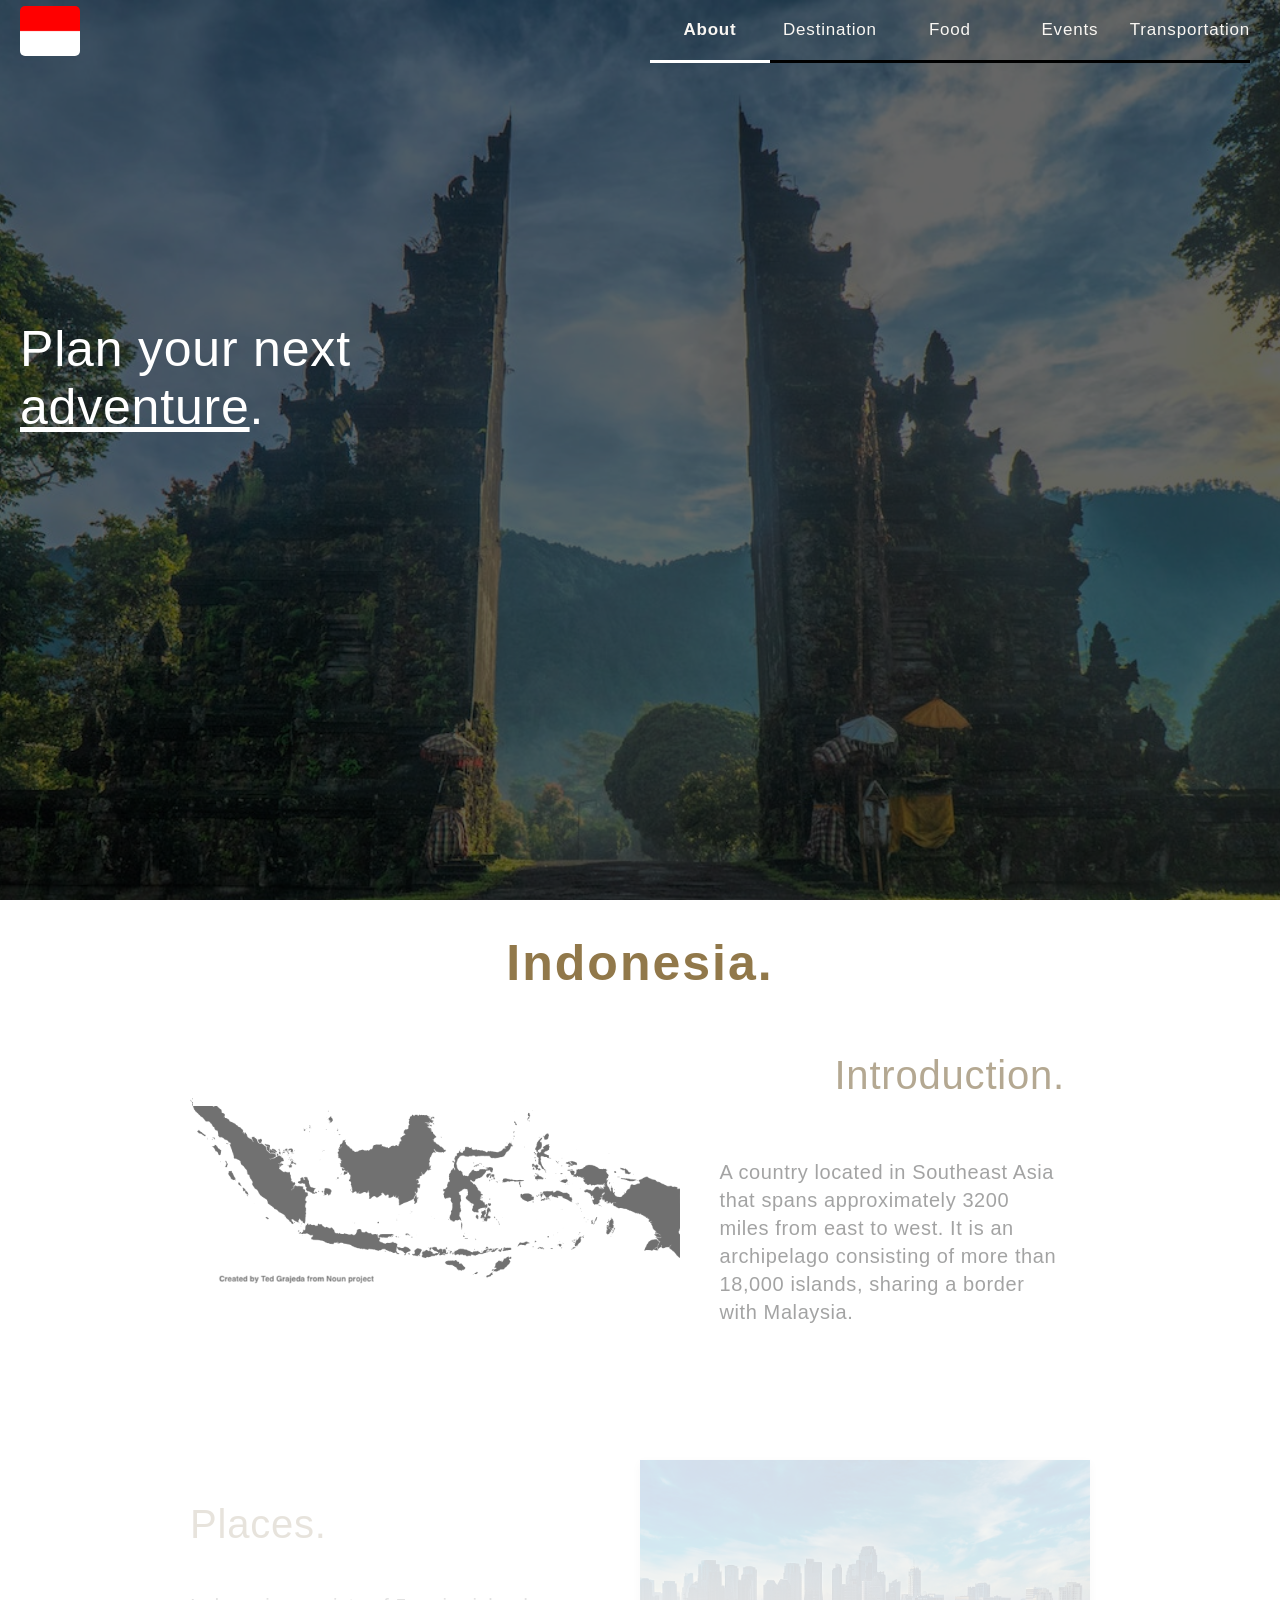
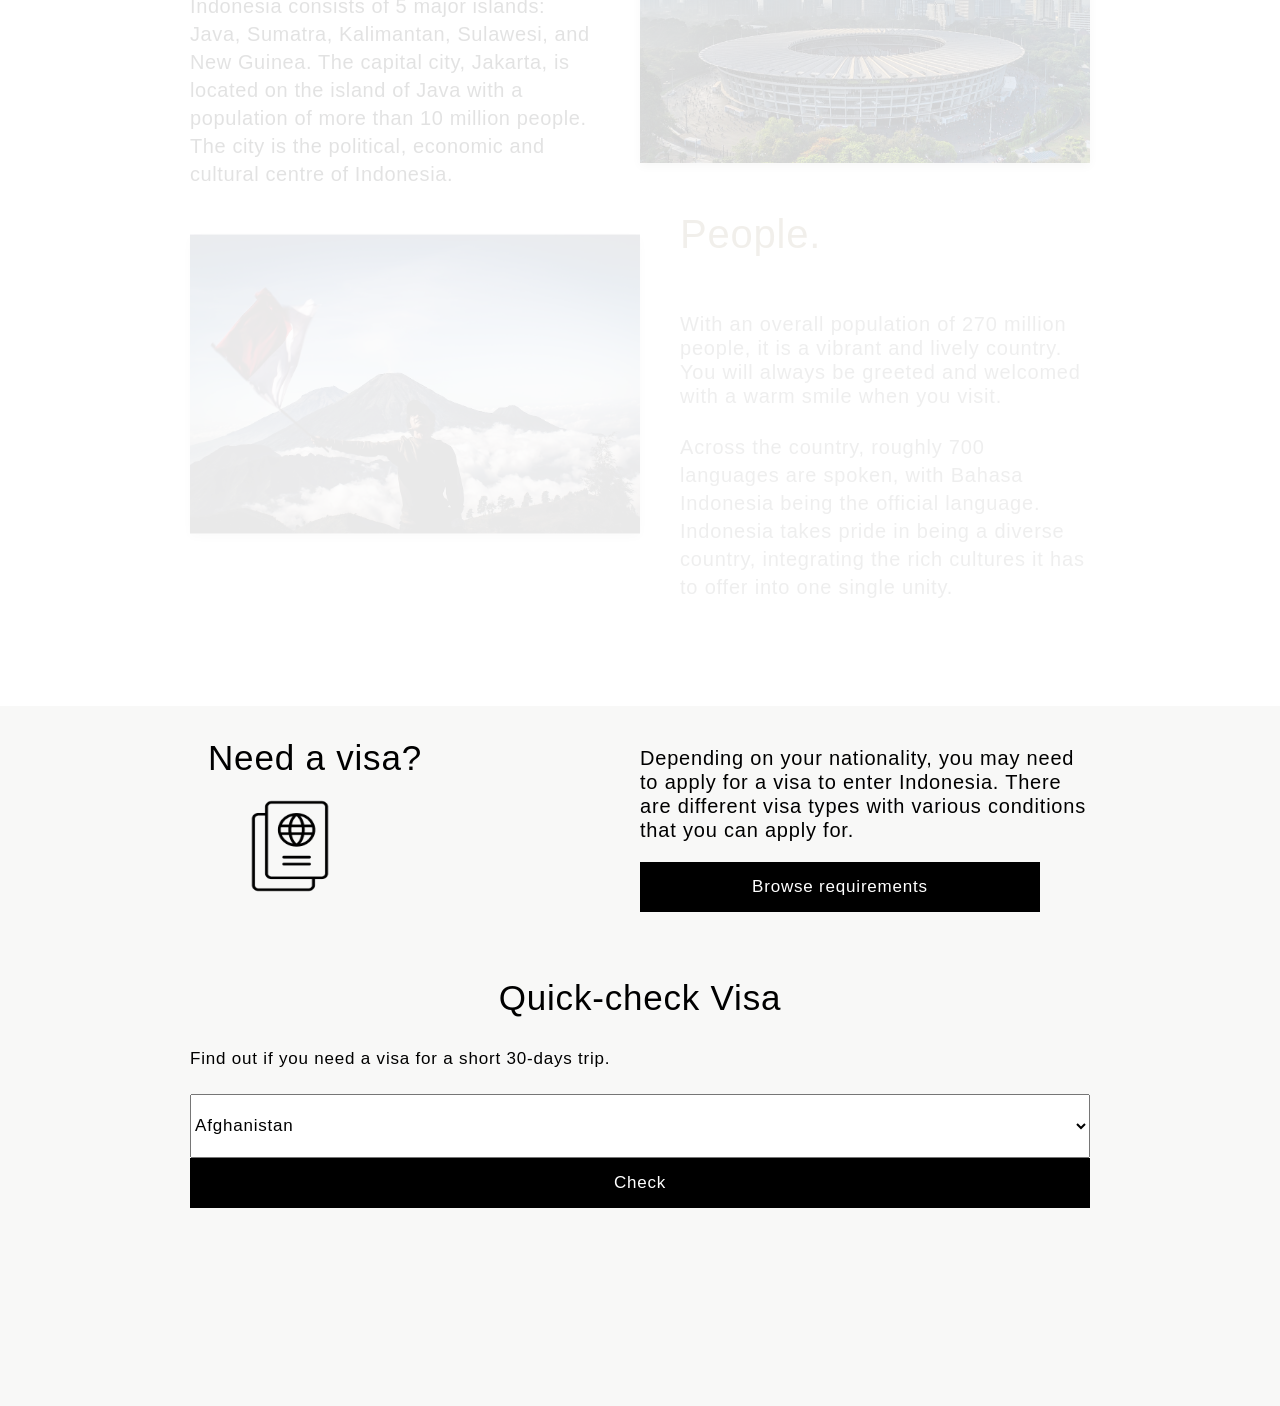
<file: index.html>
<!DOCTYPE html>
<html lang="en">

<head>
    <meta charset="UTF-8">
    <meta http-equiv="X-UA-Compatible" content="IE=edge">
    <meta name="viewport" content="width=device-width, initial-scale=1.0">
    <link rel = "stylesheet" href = "css/main.css">
    <link rel = "stylesheet" href = "css/global.css">
    <script src="https://ajax.googleapis.com/ajax/libs/jquery/2.1.1/jquery.min.js"></script>
    <script src="js/global.js"></script>
    <script src="js/main.js"></script>
    <title>Indonesia</title>
</head>

<body>
     <!--Header and navigation bar-->
    <header class = "navigation"> 
        <img id = "flag" alt = "Indonesian Flag" src = "images/download.png"> 
        <nav class = "menu-bar"> 
            <a id = "active-bar">About</a>
            <a href = "destination.html" style="text-decoration:none">Destination</a>
            <a href = "food.html" style="text-decoration:none">Food</a>
            <a href = "events.html" style="text-decoration:none">Events</a>
            <a href = "transportation.html" style="text-decoration:none">Transportation</a>
        </nav>
    </header>
    <div class = "main-title" id = "plan-journey">
        <p>Plan your next <u>adventure</u>.</p>
    </div>
    <!--Page main image and text-->
    <div class = "main-image"> 
        <img id = "big-image" alt = "Lempuyang Luhur Temple" src = "images/pexels-oleksandr-pidvalnyi-2166553.jpg">
    </div>


    <main>
        <h1 id = "page-title">Indonesia.</h1>
        <!--About Indonesia introduction-->
        <section id = "about-indo"> 
            <img alt = "Indonesia Map" src = "images/noun-indonesia-22732.png">
            <div id = "about-indoSidebar">
                <h2>Introduction.</h2> 
                <p> 
                    A country located in Southeast Asia that spans approximately 3200 miles from east to west. 
                    It is an archipelago consisting of more than 18,000 islands, sharing a border with Malaysia. 
                </p>
            </div>
        </section>
        <!--Text about places in Indonesia-->
        <section id = "places">
            <div id = "places-sidebar">
                <h2>Places.</h2>
                <p> 
                    Indonesia consists of 5 major islands: Java, Sumatra, Kalimantan, Sulawesi, and New Guinea. 
                    The capital city, Jakarta, is located on the island of Java with a population of more than 
                    10 million people. The city is the political, economic and cultural centre of Indonesia.  
                </p>
            </div>
            <img class = "img-rounded"  alt = "Jakarta GBK stadium" src = "images/pexels-tom-fisk-3441726.jpg">
        </section>
        <!--Text about culture in Indonesia-->
        <section id = "people">
            <img class = "img-rounded" alt = "Indonesia mountain" src = "images/pexels-dio-hasbi-saniskoro-1009949.jpg">
            <div id = "people-sidebar">
                <h2>People.</h2> 
                <p id = "people-first">
                    With an overall population of 270 million people, it is a vibrant and
                    lively country. You will always be greeted and welcomed with a warm smile when you visit. 
                </p>
                <p id = "people-second">
                    Across the country, roughly 700 languages are spoken, with Bahasa 
                    Indonesia being the official language. Indonesia takes pride in being a diverse 
                    country, integrating the rich cultures it has to offer into one single unity.
                </p>
            </div>
        </section>
        <!--Visa information section-->
        <section id = "visa"> 
            <div id ="text-visa"> 
                <h2> Need a visa?</h2>
                <img alt = "Visa icon" src = "images/vecteezy_passport-travel-business-line-icon-vector-illustration_-removebg-preview.png">
                <p>
                    Depending on your nationality, you may need to apply for a visa to enter Indonesia. 
                    There are  different visa types with various conditions that you can apply for.
                </p>
                <a id = "visa-button" style="text-decoration:none" href = "https://www.indonesia.travel/gb/en/general-information/visa-immigration">
                    Browse requirements
                </a>
            </div>
            <div id = "check-visa">
                <h2>Quick-check Visa</h2>
                <h3>Find out if you need a visa for a short 30-days trip.</h3>
                <select id="country">
                    <option value="Afghanistan">Afghanistan</option>
                    <option value="Albania">Albania</option>
                    <option value="Algeria">Algeria</option>
                    <option value="Andorra">Andorra</option>
                    <option value="Angola">Angola</option>
                    <option value="Anguilla">Anguilla</option>
                    <option value="Antarctica">Antarctica</option>
                    <option value="Antigua and Barbuda">Antigua and Barbuda</option>
                    <option value="Argentina">Argentina</option>
                    <option value="Armenia">Armenia</option>
                    <option value="Aruba">Aruba</option>
                    <option value="Australia">Australia</option>
                    <option value="Austria">Austria</option>
                    <option value="Azerbaijan">Azerbaijan</option>
                    <option value="Bahamas">Bahamas</option>
                    <option value="Bahrain">Bahrain</option>
                    <option value="Bangladesh">Bangladesh</option>
                    <option value="Barbados">Barbados</option>
                    <option value="Belarus">Belarus</option>
                    <option value="Belgium">Belgium</option>
                    <option value="Belize">Belize</option>
                    <option value="Benin">Benin</option>
                    <option value="Bermuda">Bermuda</option>
                    <option value="Bhutan">Bhutan</option>
                    <option value="Bolivia">Bolivia</option>
                    <option value="Bosnia and Herzegovina">Bosnia and Herzegovina</option>
                    <option value="Botswana">Botswana</option>
                    <option value="Bouvet Island">Bouvet Island</option>
                    <option value="Brazil">Brazil</option>
                    <option value="British Indian Ocean Territory">British Indian Ocean Territory</option>
                    <option value="Brunei Darussalam">Brunei Darussalam</option>
                    <option value="Bulgaria">Bulgaria</option>
                    <option value="Burkina Faso">Burkina Faso</option>
                    <option value="Burundi">Burundi</option>
                    <option value="Cambodia">Cambodia</option>
                    <option value="Cameroon">Cameroon</option>
                    <option value="Canada">Canada</option>
                    <option value="Cape Verde">Cape Verde</option>
                    <option value="Cayman Islands">Cayman Islands</option>
                    <option value="Central African Republic">Central African Republic</option>
                    <option value="Chad">Chad</option>
                    <option value="Chile">Chile</option>
                    <option value="China">China</option>
                    <option value="Christmas Island">Christmas Island</option>
                    <option value="Cocos (Keeling) Islands">Cocos (Keeling) Islands</option>
                    <option value="Colombia">Colombia</option>
                    <option value="Comoros">Comoros</option>
                    <option value="Congo">Congo</option>
                    <option value="Democratic Republic of the Congo">Congo, The Democratic Republic of The</option>
                    <option value="Cook Islands">Cook Islands</option>
                    <option value="Costa Rica">Costa Rica</option>
                    <option value="Cote D'ivoire">Cote D'ivoire</option>
                    <option value="Croatia">Croatia</option>
                    <option value="Cuba">Cuba</option>
                    <option value="Cyprus">Cyprus</option>
                    <option value="Czech Republic">Czech Republic</option>
                    <option value="Denmark">Denmark</option>
                    <option value="Djibouti">Djibouti</option>
                    <option value="Dominica">Dominica</option>
                    <option value="Dominican Republic">Dominican Republic</option>
                    <option value="Ecuador">Ecuador</option>
                    <option value="Egypt">Egypt</option>
                    <option value="El Salvador">El Salvador</option>
                    <option value="Equatorial Guinea">Equatorial Guinea</option>
                    <option value="Eritrea">Eritrea</option>
                    <option value="Estonia">Estonia</option>
                    <option value="Ethiopia">Ethiopia</option>
                    <option value="Falkland Islands (Malvinas)">Falkland Islands (Malvinas)</option>
                    <option value="Faroe Islands">Faroe Islands</option>
                    <option value="Fiji">Fiji</option>
                    <option value="Finland">Finland</option>
                    <option value="France">France</option>
                    <option value="French Guiana">French Guiana</option>
                    <option value="French Polynesia">French Polynesia</option>
                    <option value="French Southern Territories">French Southern Territories</option>
                    <option value="Gabon">Gabon</option>
                    <option value="Gambia">Gambia</option>
                    <option value="Georgia">Georgia</option>
                    <option value="Germany">Germany</option>
                    <option value="Ghana">Ghana</option>
                    <option value="Gibraltar">Gibraltar</option>
                    <option value="Greece">Greece</option>
                    <option value="Greenland">Greenland</option>
                    <option value="Grenada">Grenada</option>
                    <option value="Guadeloupe">Guadeloupe</option>
                    <option value="Guam">Guam</option>
                    <option value="Guatemala">Guatemala</option>
                    <option value="Guernsey">Guernsey</option>
                    <option value="Guinea">Guinea</option>
                    <option value="Guinea-bissau">Guinea-bissau</option>
                    <option value="Guyana">Guyana</option>
                    <option value="Haiti">Haiti</option>
                    <option value="Heard Island and Mcdonald Islands">Heard Island and Mcdonald Islands</option>
                    <option value="Holy See (Vatican City State)">Holy See (Vatican City State)</option>
                    <option value="Honduras">Honduras</option>
                    <option value="Hong Kong">Hong Kong</option>
                    <option value="Hungary">Hungary</option>
                    <option value="Iceland">Iceland</option>
                    <option value="India">India</option>
                    <option value="Indonesia">Indonesia</option>
                    <option value="Iran, Islamic Republic of">Iran, Islamic Republic of</option>
                    <option value="Iraq">Iraq</option>
                    <option value="Ireland">Ireland</option>
                    <option value="Isle of Man">Isle of Man</option>
                    <option value="Israel">Israel</option>
                    <option value="Italy">Italy</option>
                    <option value="Jamaica">Jamaica</option>
                    <option value="Japan">Japan</option>
                    <option value="Jersey">Jersey</option>
                    <option value="Jordan">Jordan</option>
                    <option value="Kazakhstan">Kazakhstan</option>
                    <option value="Kenya">Kenya</option>
                    <option value="Kiribati">Kiribati</option>
                    <option value="Korea, Democratic People's Republic of">Korea, Democratic People's Republic of</option>
                    <option value="Korea, Republic of">Korea, Republic of</option>
                    <option value="Kuwait">Kuwait</option>
                    <option value="Kyrgyzstan">Kyrgyzstan</option>
                    <option value="Lao People's Democratic Republic">Lao People's Democratic Republic</option>
                    <option value="Latvia">Latvia</option>
                    <option value="Lebanon">Lebanon</option>
                    <option value="Lesotho">Lesotho</option>
                    <option value="Liberia">Liberia</option>
                    <option value="Libyan Arab Jamahiriya">Libyan Arab Jamahiriya</option>
                    <option value="Liechtenstein">Liechtenstein</option>
                    <option value="Lithuania">Lithuania</option>
                    <option value="Luxembourg">Luxembourg</option>
                    <option value="Macao">Macao</option>
                    <option value="Macedonia, The Former Yugoslav Republic of">Macedonia, The Former Yugoslav Republic of</option>
                    <option value="Madagascar">Madagascar</option>
                    <option value="Malawi">Malawi</option>
                    <option value="Malaysia">Malaysia</option>
                    <option value="Maldives">Maldives</option>
                    <option value="Mali">Mali</option>
                    <option value="Malta">Malta</option>
                    <option value="Marshall Islands">Marshall Islands</option>
                    <option value="Martinique">Martinique</option>
                    <option value="Mauritania">Mauritania</option>
                    <option value="Mauritius">Mauritius</option>
                    <option value="Mayotte">Mayotte</option>
                    <option value="Mexico">Mexico</option>
                    <option value="Micronesia, Federated States of">Micronesia, Federated States of</option>
                    <option value="Moldova, Republic of">Moldova, Republic of</option>
                    <option value="Monaco">Monaco</option>
                    <option value="Mongolia">Mongolia</option>
                    <option value="Montenegro">Montenegro</option>
                    <option value="Montserrat">Montserrat</option>
                    <option value="Morocco">Morocco</option>
                    <option value="Mozambique">Mozambique</option>
                    <option value="Myanmar">Myanmar</option>
                    <option value="Namibia">Namibia</option>
                    <option value="Nauru">Nauru</option>
                    <option value="Nepal">Nepal</option>
                    <option value="Netherlands">Netherlands</option>
                    <option value="Netherlands Antilles">Netherlands Antilles</option>
                    <option value="New Caledonia">New Caledonia</option>
                    <option value="New Zealand">New Zealand</option>
                    <option value="Nicaragua">Nicaragua</option>
                    <option value="Niger">Niger</option>
                    <option value="Nigeria">Nigeria</option>
                    <option value="Niue">Niue</option>
                    <option value="Norfolk Island">Norfolk Island</option>
                    <option value="Northern Mariana Islands">Northern Mariana Islands</option>
                    <option value="Norway">Norway</option>
                    <option value="Oman">Oman</option>
                    <option value="Pakistan">Pakistan</option>
                    <option value="Palau">Palau</option>
                    <option value="Palestinian Territory, Occupied">Palestinian Territory, Occupied</option>
                    <option value="Panama">Panama</option>
                    <option value="Papua New Guinea">Papua New Guinea</option>
                    <option value="Paraguay">Paraguay</option>
                    <option value="Peru">Peru</option>
                    <option value="Philippines">Philippines</option>
                    <option value="Pitcairn">Pitcairn</option>
                    <option value="Poland">Poland</option>
                    <option value="Portugal">Portugal</option>
                    <option value="Puerto Rico">Puerto Rico</option>
                    <option value="Qatar">Qatar</option>
                    <option value="Reunion">Reunion</option>
                    <option value="Romania">Romania</option>
                    <option value="Russian Federation">Russian Federation</option>
                    <option value="Rwanda">Rwanda</option>
                    <option value="Saint Helena">Saint Helena</option>
                    <option value="Saint Kitts and Nevis">Saint Kitts and Nevis</option>
                    <option value="Saint Lucia">Saint Lucia</option>
                    <option value="Saint Pierre and Miquelon">Saint Pierre and Miquelon</option>
                    <option value="Saint Vincent and The Grenadines">Saint Vincent and The Grenadines</option>
                    <option value="Samoa">Samoa</option>
                    <option value="San Marino">San Marino</option>
                    <option value="Sao Tome and Principe">Sao Tome and Principe</option>
                    <option value="Saudi Arabia">Saudi Arabia</option>
                    <option value="Senegal">Senegal</option>
                    <option value="Serbia">Serbia</option>
                    <option value="Seychelles">Seychelles</option>
                    <option value="Sierra Leone">Sierra Leone</option>
                    <option value="Singapore">Singapore</option>
                    <option value="Slovakia">Slovakia</option>
                    <option value="Slovenia">Slovenia</option>
                    <option value="Solomon Islands">Solomon Islands</option>
                    <option value="Somalia">Somalia</option>
                    <option value="South Africa">South Africa</option>
                    <option value="South Georgia and The South Sandwich Islands">South Georgia and The South Sandwich Islands</option>
                    <option value="Spain">Spain</option>
                    <option value="Sri Lanka">Sri Lanka</option>
                    <option value="Sudan">Sudan</option>
                    <option value="Suriname">Suriname</option>
                    <option value="Svalbard and Jan Mayen">Svalbard and Jan Mayen</option>
                    <option value="Swaziland">Swaziland</option>
                    <option value="Sweden">Sweden</option>
                    <option value="Switzerland">Switzerland</option>
                    <option value="Syrian Arab Republic">Syrian Arab Republic</option>
                    <option value="Taiwan">Taiwan</option>
                    <option value="Tajikistan">Tajikistan</option>
                    <option value="Tanzania, United Republic of">Tanzania, United Republic of</option>
                    <option value="Thailand">Thailand</option>
                    <option value="Timor-leste">Timor-leste</option>
                    <option value="Togo">Togo</option>
                    <option value="Tokelau">Tokelau</option>
                    <option value="Tonga">Tonga</option>
                    <option value="Trinidad and Tobago">Trinidad and Tobago</option>
                    <option value="Tunisia">Tunisia</option>
                    <option value="Turkey">Turkey</option>
                    <option value="Turkmenistan">Turkmenistan</option>
                    <option value="Turks and Caicos Islands">Turks and Caicos Islands</option>
                    <option value="Tuvalu">Tuvalu</option>
                    <option value="Uganda">Uganda</option>
                    <option value="Ukraine">Ukraine</option>
                    <option value="United Arab Emirates">United Arab Emirates</option>
                    <option value="United Kingdom">United Kingdom</option>
                    <option value="United States">United States</option>
                    <option value="United States Minor Outlying Islands">United States Minor Outlying Islands</option>
                    <option value="Uruguay">Uruguay</option>
                    <option value="Uzbekistan">Uzbekistan</option>
                    <option value="Vanuatu">Vanuatu</option>
                    <option value="Venezuela">Venezuela</option>
                    <option value="Viet Nam">Viet Nam</option>
                    <option value="Virgin Islands, British">Virgin Islands, British</option>
                    <option value="Virgin Islands, U.S.">Virgin Islands, U.S.</option>
                    <option value="Wallis and Futuna">Wallis and Futuna</option>
                    <option value="Western Sahara">Western Sahara</option>
                    <option value="Yemen">Yemen</option>
                    <option value="Zambia">Zambia</option>
                    <option value="Zimbabwe">Zimbabwe</option>
                </select>
                <a id = "check-button" style="text-decoration:none">
                    Check
                </a>
                <div class = "visa-box" id = "visa-free">VISA FREE</div>
                <div class = "visa-box" id = "visa-required">VISA REQUIRED</div>
            </div>
        </section>
    </main>
</body>
</html>
</file>
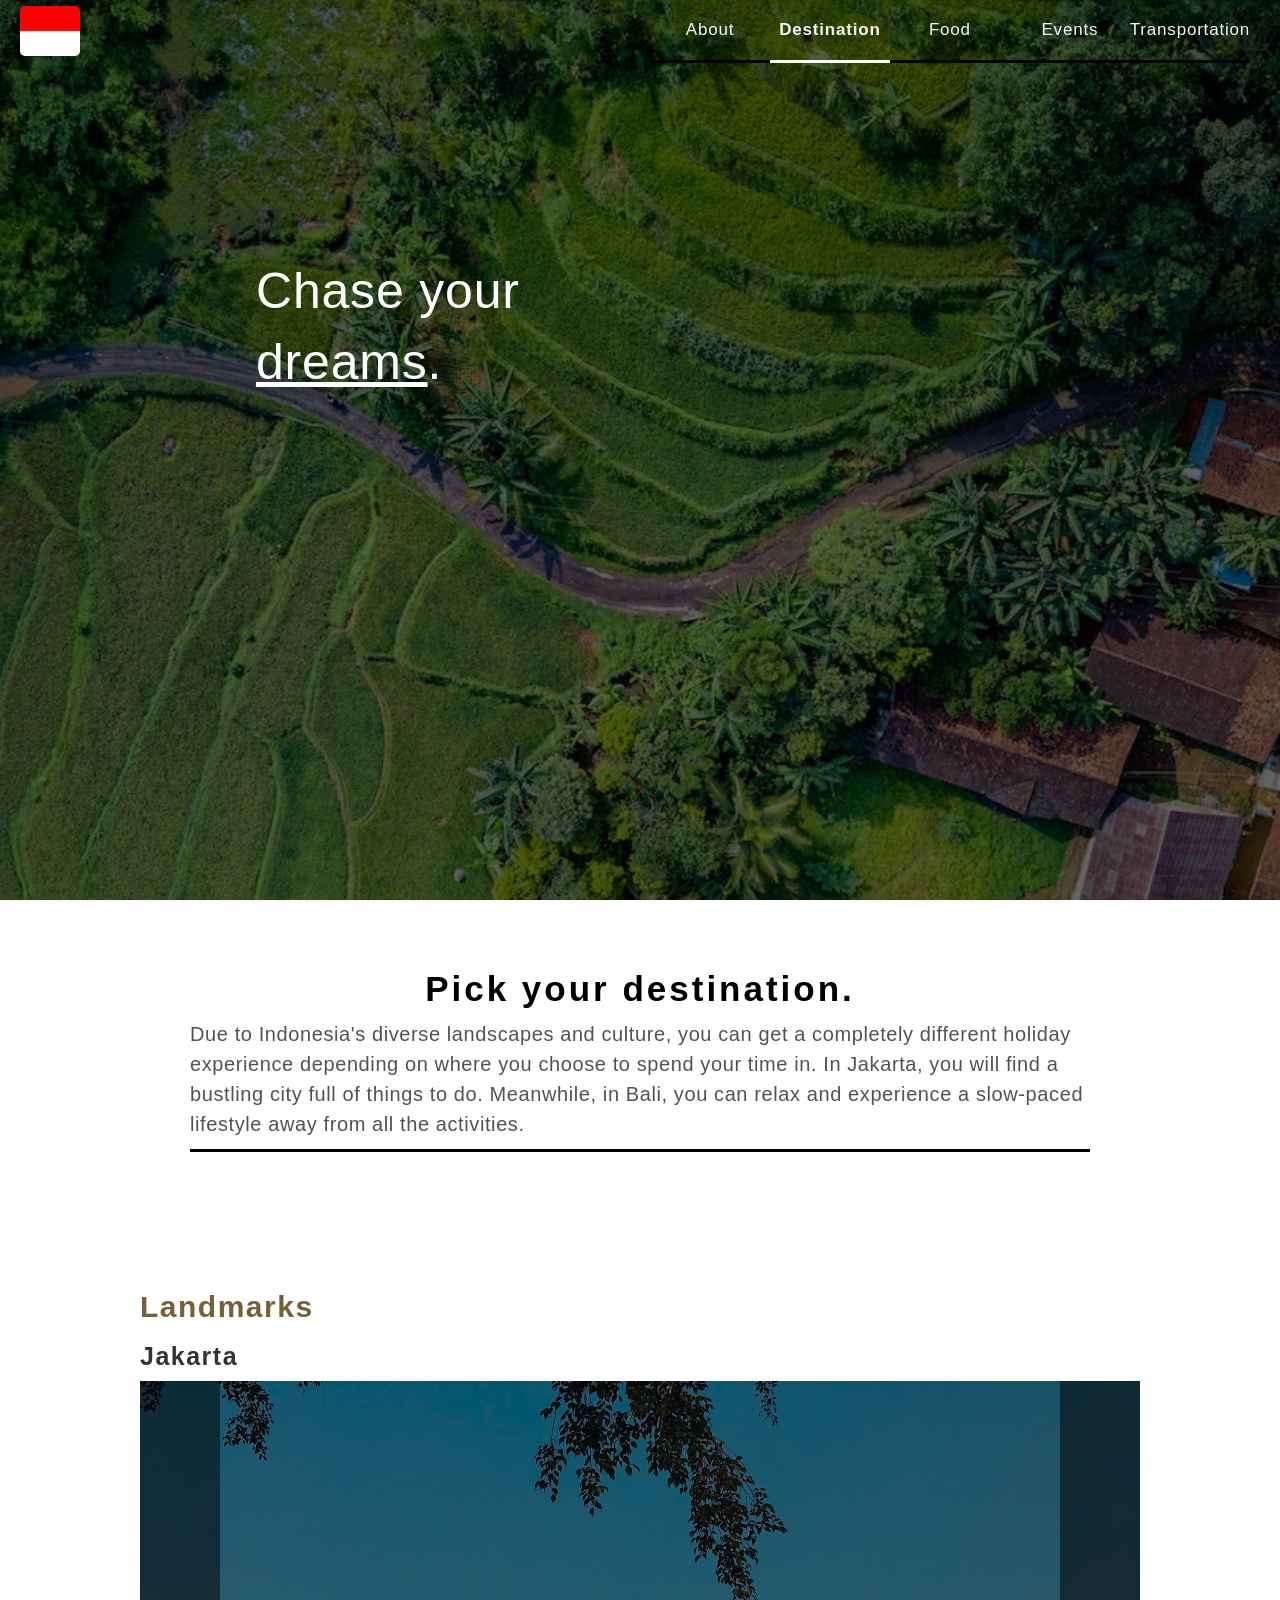
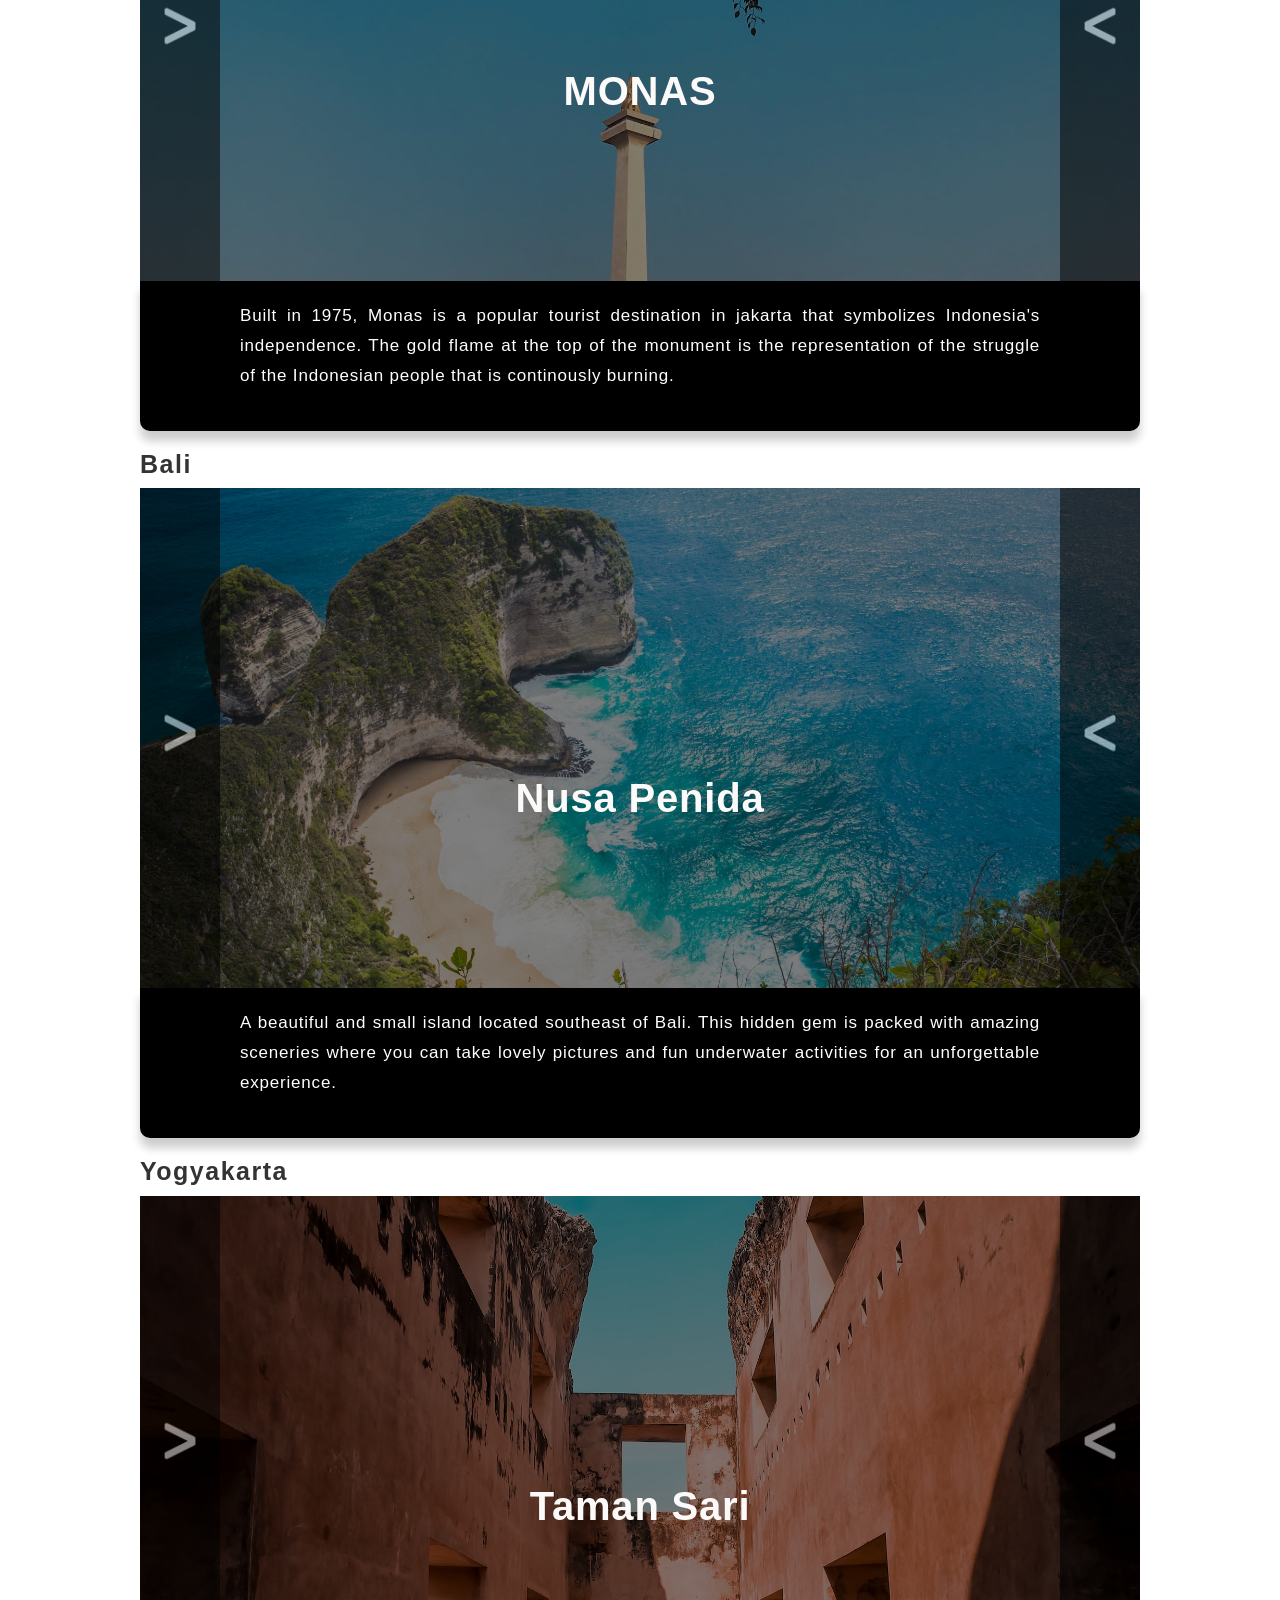
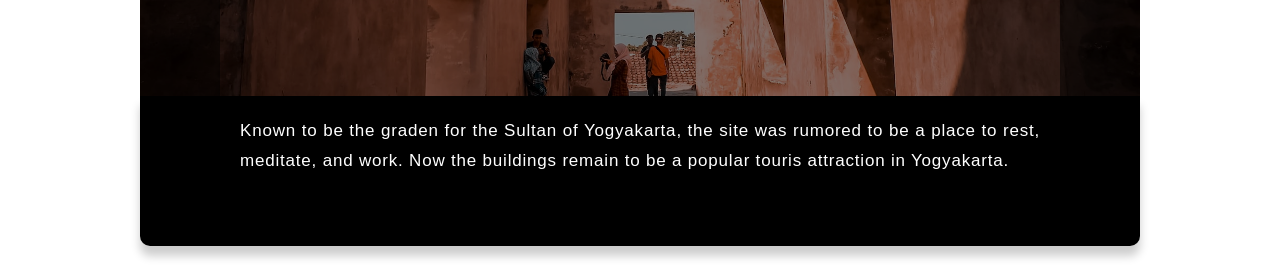
<file: destination.html>
<!DOCTYPE html>
<html lang="en">
    <head>
        <meta charset="UTF-8">
        <meta http-equiv="X-UA-Compatible" content="IE=edge">
        <meta name="viewport" content="width=device-width, initial-scale=1.0">
        <link rel = "stylesheet" href = "css/global.css">
        <link rel = "stylesheet" href = "css/destination.css">
        <link rel="stylesheet" href="https://maxcdn.bootstrapcdn.com/bootstrap/3.4.1/css/bootstrap.min.css">
        <script src="https://ajax.googleapis.com/ajax/libs/jquery/2.1.1/jquery.min.js"></script>
        <script src="js/global.js"></script>
        <script src="js/destination.js"></script>
        <title>Destination</title>
    </head>
<body>
     <!--Header and navigation bar-->
     <header class = "navigation"> 
        <img id = "flag" alt = "Indonesian Flag" src = "images/download.png"> 
        <nav class = "menu-bar"> 
            <a href = "main.html" style="text-decoration:none">About</a>
            <a id = "active-bar" style="text-decoration:none">Destination</a>
            <a href = "food.html" style="text-decoration:none">Food</a>
            <a href = "events.html" style="text-decoration:none">Events</a>
            <a href = "transportation.html" style="text-decoration:none">Transportation</a>
        </nav>
    </header>
    <div class = "main-title" id = "chase">
        <p>Chase your <u>dreams</u>.</p>
    </div>
    <!--Page main image and text-->
    <div class = "main-image"> 
        <img alt = "Paddy field" id = "big-image" src = "images/pexels-tom-fisk-1555581.jpg">
    </div>

    <main>
         <!--Introduction to destinations in Indonesia-->
        <section id = "destination">
            <div id = "des-text">
                <h1>Pick your destination.</h1>
                <p>
                    Due to Indonesia's diverse landscapes and culture, you can get a completely different holiday experience
                    depending on where you choose to spend your time in. In Jakarta, you will find a bustling city
                    full of things to do. Meanwhile, in Bali, you can relax and experience a slow-paced lifestyle away from all 
                    the activities.
                </p>
            </div>    
        </section>
         <!--Tourist attractions for three cities: Jakarta, Bali, and Yogyakarta-->
        <section id = "landmarks">
            <h2>Landmarks</h2>
            <!--Tourist attractions for Jakarta-->
            <div id = "jakarta">
                <h3 class = "landmark-title">Jakarta</h3>
                <div class = "landmark-grid" id = "jakarta-grid">
                    <div class= "landmark-block" id = "jakarta-one">
                        <h4 class = "smalll-heading">MONAS</h4>
                        <img alt = "Monas" class = "landmark-image" src = "images/fuad-najib-dj8qNc8JdBM-unsplash.jpg">
                    </div>
                    <div class= "landmark-block" id = "jakarta-two">
                        <h4 class = "smalll-heading">TAMAN MINI</h4>
                        <img alt = "Taman Mini" class = "landmark-image" src = "images/rafael-atantya-lEVDRwsSCE8-unsplash.jpg">
                    </div>
                    <div class= "landmark-block" id = "jakarta-three">
                        <h4 class = "smalll-heading">ISTIQAL MOSQUE</h4>
                        <img alt = "Istiqal Mosque" class = "landmark-image" src = "images/rakabtw_-L3TSVxzLMsw-unsplash.jpg">
                    </div>
                    <div class= "landmark-block" id = "jakarta-four" >
                        <h4 class = "smalll-heading">CHINATOWN</h4>
                        <img alt = "Chinatown" class = "landmark-image" src = "images/ivan-samudra-iPLmdSUcAQg-unsplash.jpg">
                    </div>
                    <div class= "landmark-block" id = "jakarta-five" >
                        <h4 class = "smalll-heading">JAKARTA HISTORY MUSEUM</h4>
                        <img alt = "Jakarta History Museum" class = "landmark-image" src = "images/reza-badar-F80M6uVLGdA-unsplash.jpg">
                    </div>
                    <div class = "nextButton" id = "nextJakarta">
                        <img class = "buttonIcon" alt = "Greater than icon" src = "images/icons8-more-than-52.png">
                    </div>
                    <div class = "prevButton" id = "prevJakarta">
                        <img class = "buttonIcon" alt = "Less than icon" src = "images/icons8-less-than-52.png">
                    </div>
                </div>
                <div class = "landmark-info" id = "jakarta-info"></div>
            </div>
            <!--Tourist attractions for Bali-->
            <div id = "Bali">
                <h3 class = "landmark-title">Bali</h3>
                <div class = "landmark-grid" id = "bali-grid">
                    <div class= "landmark-block" id = "bali-one">
                        <h4 class = "smalll-heading">Nusa Penida</h4>
                        <img alt = "Nusa Penida" class = "landmark-image" src = "images/nattu-adnan-heRhwTIZrcc-unsplash.jpg">
                    </div>
                    <div class= "landmark-block" id = "bali-two">
                        <h4 class = "smalll-heading">Tanah Lot</h4>
                        <img alt = "Tanah Lot" class = "landmark-image" src = "images/nick-fewings-vVkayXvZnwQ-unsplash.jpg">
                    </div>
                    <div class= "landmark-block" id = "bali-three">
                        <h4 class = "smalll-heading">Pandawa Beach</h4>
                        <img alt = "Pandawa Beach" class = "landmark-image" src = "images/muhammad-ariyandi-ytDumHPKAuk-unsplash.jpg">
                    </div>
                    <div class= "landmark-block" id = "bali-four">
                        <h4 class = "smalll-heading">Garuda Wisnu Kencana</h4>
                        <img alt = "Garuda Wisnu Kencana" class = "landmark-image" src = "images/ayadi-ghaith-wc33AFha0-w-unsplash.jpg">
                    </div>
                    <div class= "landmark-block" id = "bali-five">
                        <h4 class = "smalll-heading">Uluwatu</h4>
                        <img alt = "Uluwatu" class = "landmark-image" src = "images/polina-kuzovkova-6eaS0_4COEE-unsplash.jpg">
                    </div>
                    <div class = "nextButton" id = "nextBali">
                        <img class = "buttonIcon" alt = "Greater than icon" src = "images/icons8-more-than-52.png">
                    </div>
                    <div class = "prevButton" id = "prevBali">
                        <img class = "buttonIcon" alt = "Less than icon" src = "images/icons8-less-than-52.png">
                    </div>
                </div>
                <div class = "landmark-info" id = "bali-info"></div>
            </div>
            <!--Tourist attractions for Yogyakarta-->
            <div id = "Yogyakarta">
                <h3 class = "landmark-title">Yogyakarta</h3>
                <div class = "landmark-grid" id = "jogja-grid">
                    <div class= "landmark-block" id = "jogja-one">
                        <h4 class = "smalll-heading">Taman Sari</h4>
                        <img alt = "Taman Sari" class = "landmark-image" src = "images/arief-santoso-XyB4oVoGuKw-unsplash.jpg">
                    </div>
                    <div class= "landmark-block" id = "jogja-two">
                        <h4 class = "smalll-heading">Mount Merapi</h4>
                        <img alt = "Mount Merapi" class = "landmark-image" src = "images/camille-bismonte-sPkG51m1q70-unsplash.jpg">
                    </div>
                    <div class= "landmark-block" id = "jogja-three">
                        <h4 class = "smalll-heading">Prambanan Temple</h4>
                        <img alt = "Prambanan Temple" class = "landmark-image" src = "images/eugenia-clara-_QTeGT478_8-unsplash.jpg">
                    </div>
                    <div class= "landmark-block" id = "jogja-four">
                        <h4 class = "smalll-heading">Jomblang Cave</h4>
                        <img alt = "Jomblang Cave" class = "landmark-image" src = "images/shawn-pang-funPh0qvGz0-unsplash.jpg">
                    </div>
                    <div class= "landmark-block" id = "jogja-five">
                        <h4 class = "landmark-heading">Borobudur</h4>
                        <img alt = "Borobudur temple" class = "landmark-image" src = "images/steffen-b-28joUilHigc-unsplash.jpg">
                    </div>
                    <div class = "nextButton" id = "nextJogja">
                        <img class = "buttonIcon" alt = "Greater than icon" src = "images/icons8-more-than-52.png">
                    </div>
                    <div class = "prevButton" id = "prevJogja">
                        <img class = "buttonIcon" alt = "Less than icon" src = "images/icons8-less-than-52.png">
                    </div>
                </div>
                <div class = "landmark-info" id = "jogja-info"></div>
            </div>
        </section>

    </main>
</body>
</html>
</file>
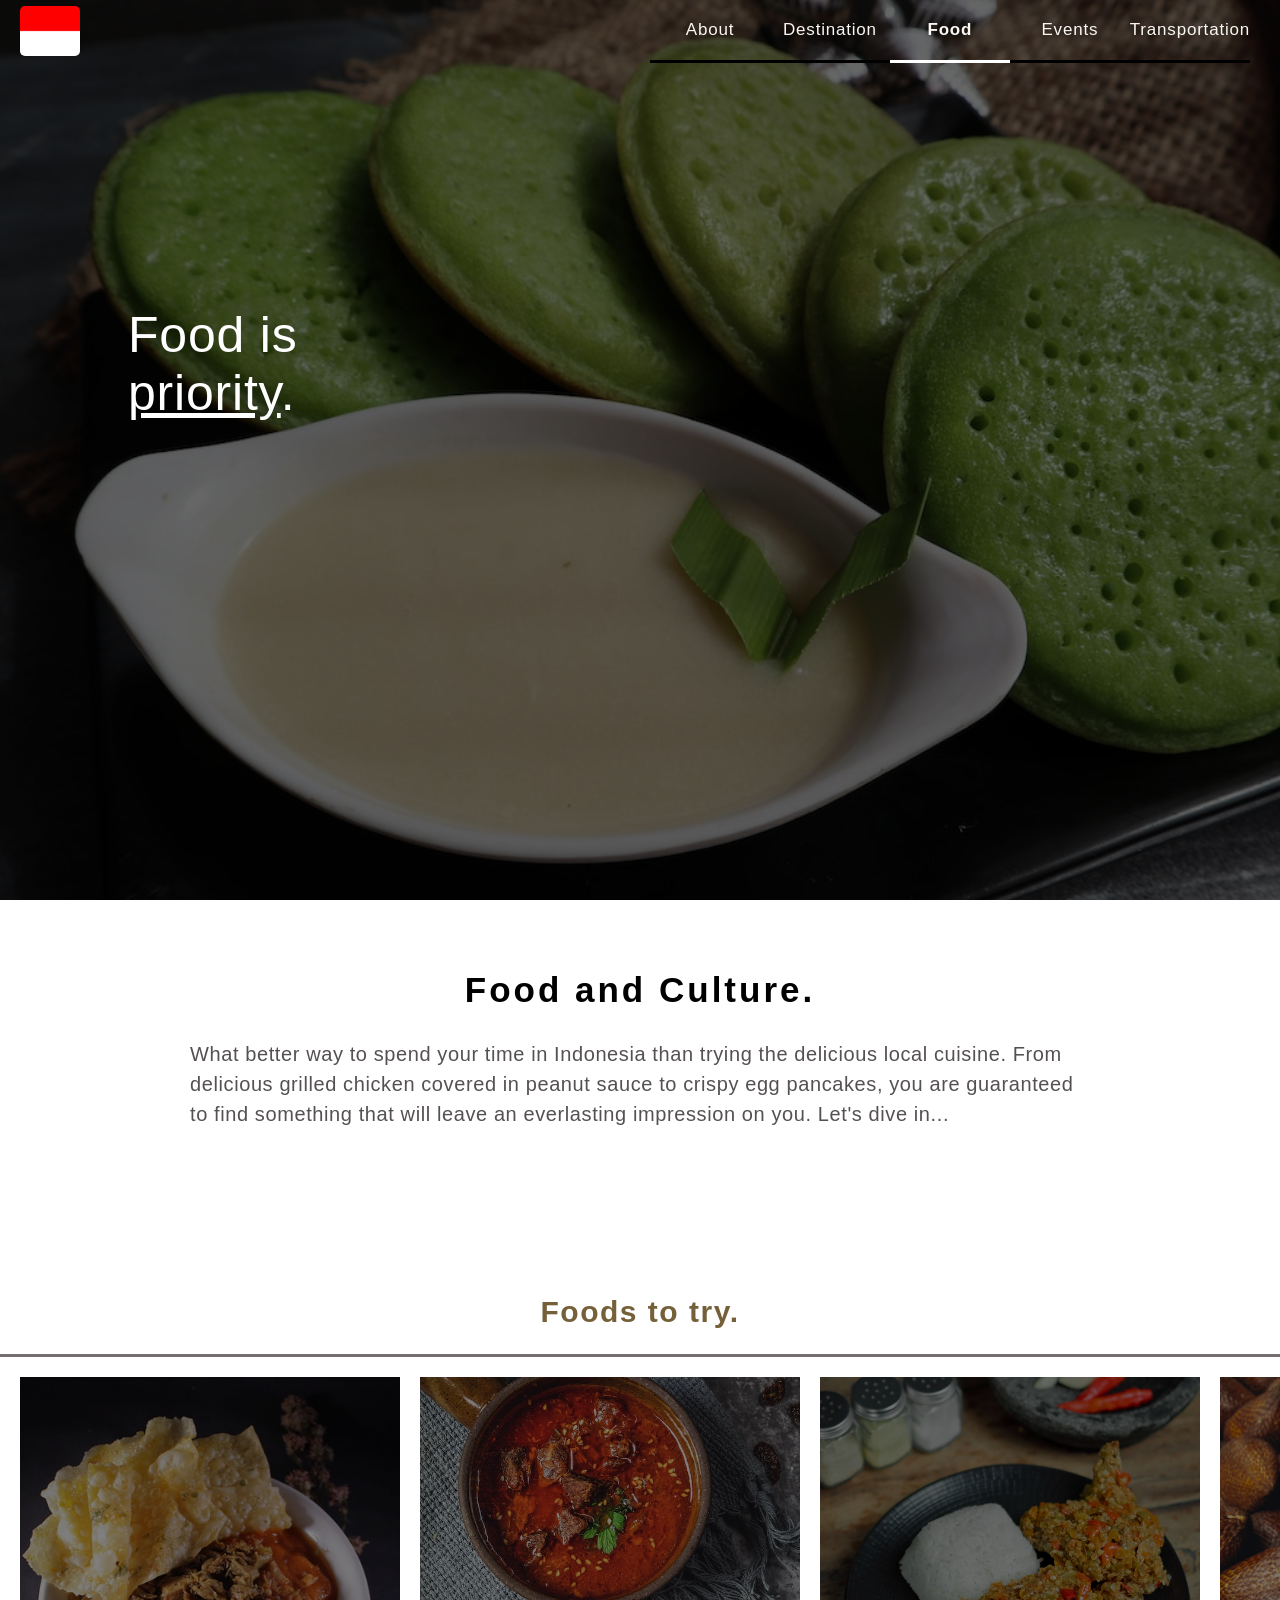
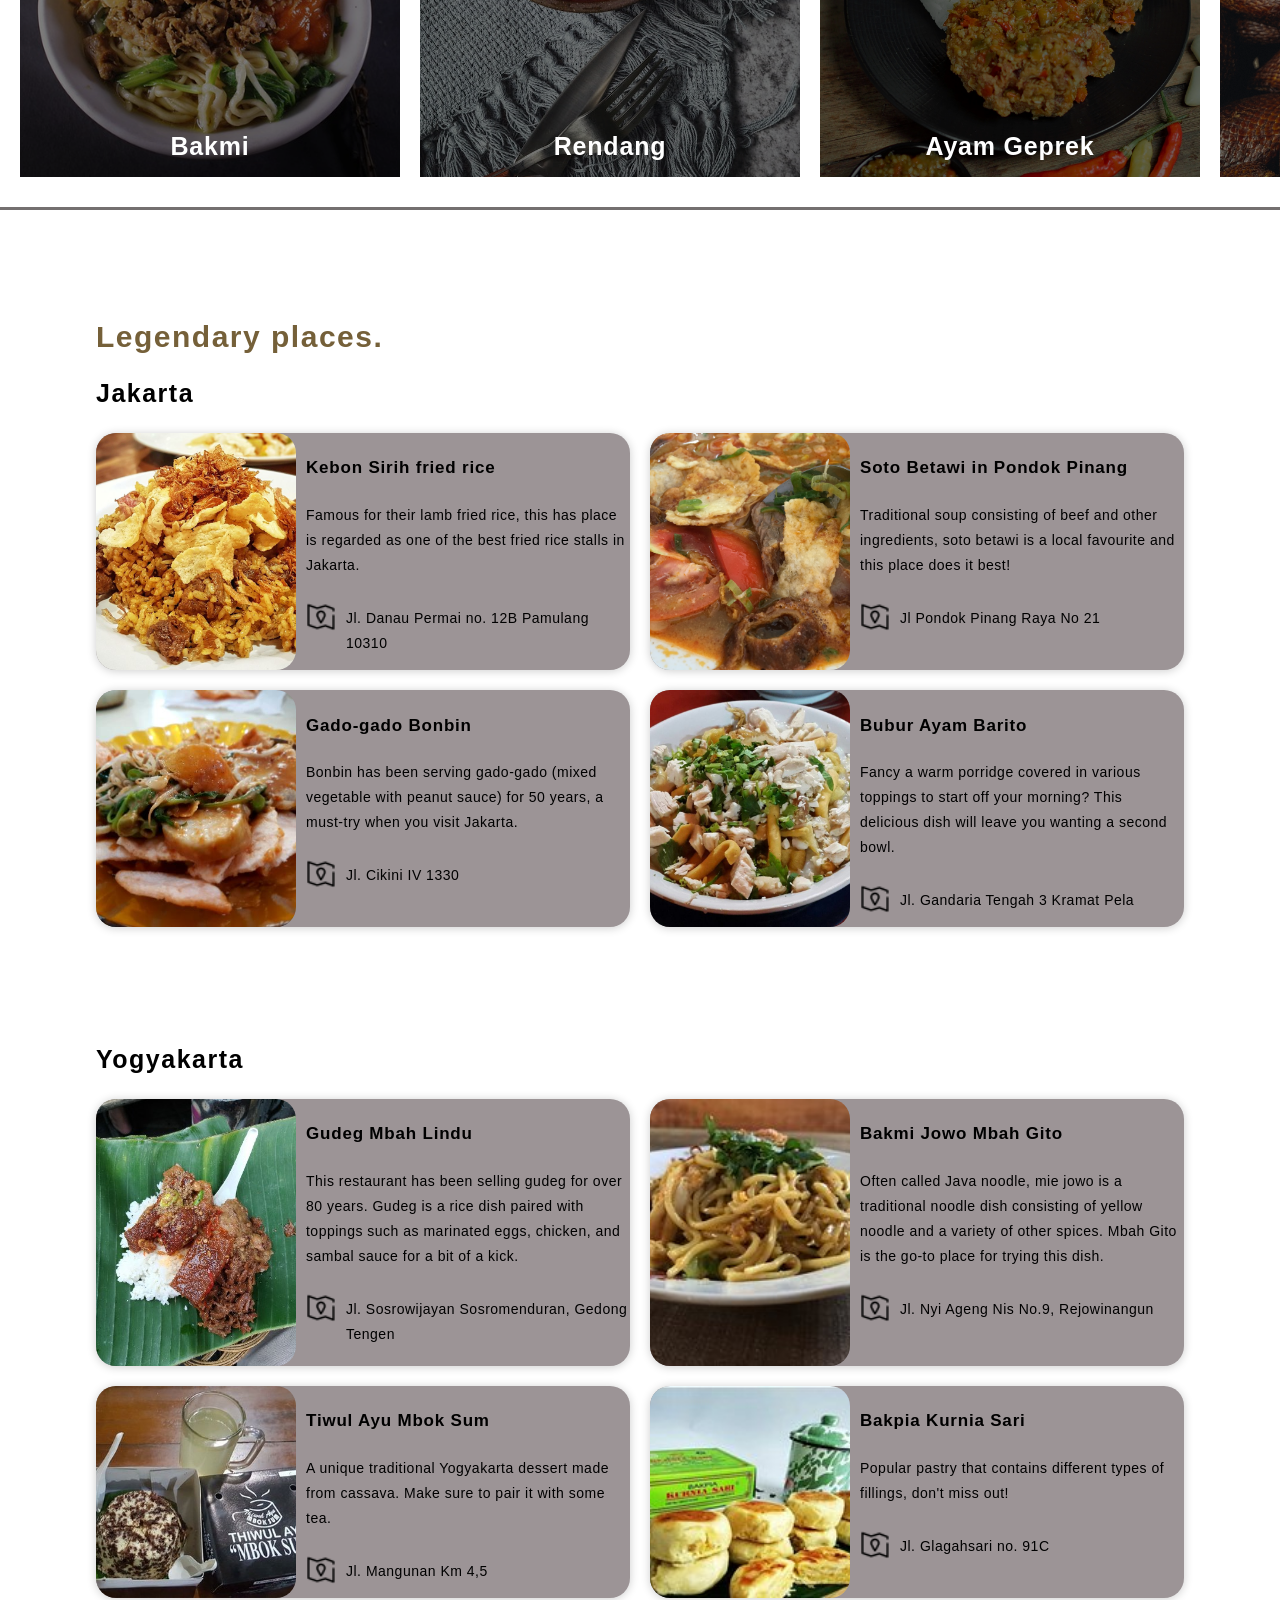
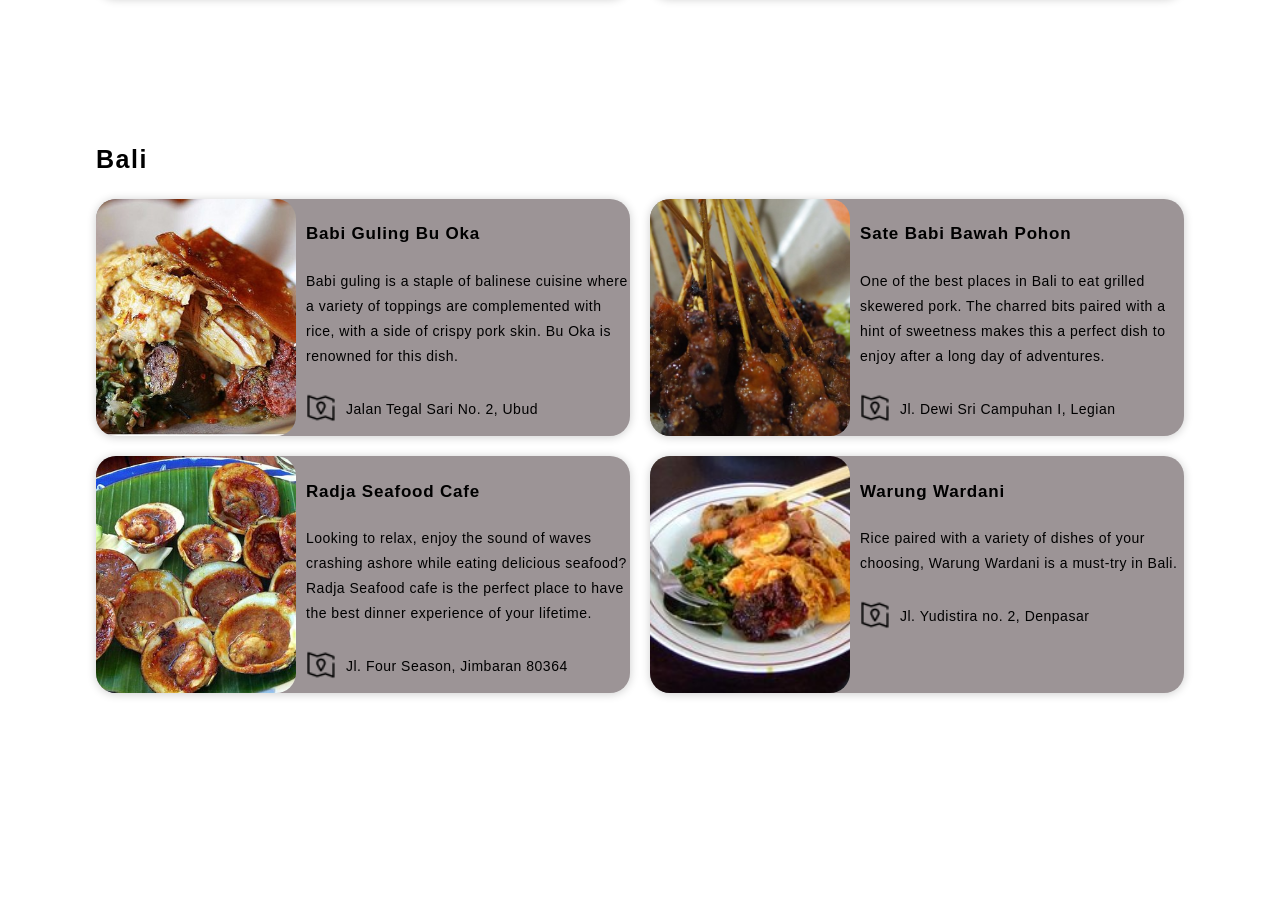
<file: food.html>
<!DOCTYPE html>
<html lang="en">

<head>
    <meta charset="UTF-8">
    <meta http-equiv="X-UA-Compatible" content="IE=edge">
    <meta name="viewport" content="width=device-width, initial-scale=1.0">
    <link rel = "stylesheet" href = "css/food.css">
    <link rel = "stylesheet" href = "css/global.css">
    <script src="https://ajax.googleapis.com/ajax/libs/jquery/1.11.3/jquery.min.js"></script>
    <script src="js/global.js"></script>
    <title>Food</title>
</head>

<body>

    <!--Header and navigation bar-->
    <header class = "navigation"> 
        <img alt = "Indonesian flag" id = "flag" src = "images/download.png"> 
        <nav class = "menu-bar"> 
            <a href = "main.html" style="text-decoration:none">About</a>
            <a href = "destination.html" style="text-decoration:none">Destination</a>
            <a id = "active-bar">Food</a>
            <a href = "events.html" style="text-decoration:none">Events</a>
            <a href = "transportation.html" style="text-decoration:none">Transportation</a>
        </nav>
    </header>
    <div class = "main-title" id = "food">
        <p>Food is <u>priority</u>.</p>
    </div>
    <!--Page main image and text-->
    <div class = "main-image"> 
        <img alt = "Pandan pancake" id = "big-image" src = "images/pexels-anton-tezar-6802090.jpg">
    </div>
    <main> 
        <!--Introduction to Indonesian food-->
        <section id = "food-culture">
            <div id = "food-text">
                <h1>Food and Culture.</h1>
                <p>
                    What better way to spend your time in Indonesia than trying the delicious local cuisine. 
                    From delicious grilled chicken covered in peanut sauce to crispy egg pancakes, you are 
                    guaranteed to find something that will leave an everlasting impression on you. 
                    Let's dive in...
                </p>
            </div>    
        </section>
        <!--Collection of images of food to try whilst in Indonesia-->
        <section id = "food-collection">
            <h2>Foods to try.</h2>
            <div id = "foodcol-inner">
                <div class = "image-container" id = "bakmi">
                    <img alt = "Bakmi" class = "food-image" src = "images/indonesia-6033061_640.jpg">
                    <h3 class = "food-heading">Bakmi</h3>
                </div>
                <div class = "image-container" id = "rendang">
                    <img alt = "Rendang" class = "food-image" src = "images/ting-tian-al9eh9QkdPA-unsplash.jpg">
                    <h3 class = "food-heading">Rendang</h3>
                </div>
                <div class = "image-container" id = "ayam-gep">
                    <img alt = "Ayam Geprek" class = "food-image" src = "images/pexels-lintoe-14272918.jpg">
                    <h3 class = "food-heading">Ayam Geprek</h3>
                </div>
                <div class = "image-container" id = "salak">
                    <img alt = "Salak" class = "food-image" src = "images/pexels-adityo-cahyo-4025632.jpg">
                    <h3 class = "food-heading">Salak</h3>
                </div>
                <div class = "image-container" id = "soto">
                    <img alt = "Soto" class = "food-image" src = "images/rafly-alfaridzy-9JC5KK9amxA-unsplash.jpg">
                    <h3 class = "food-heading">Soto</h3>
                </div>
                <div class = "image-container" id = "sate">
                    <img alt = "Sate" class = "food-image" src = "images/nita-anggraeni-goenawan-9tuLDya614I-unsplash.jpg">
                    <h3 class = "food-heading">Sate</h3>
                </div>
                <div class = "image-container" id = "martabak">
                    <img alt = "Martabak" class = "food-image" src = "images/murtabak-6714996_640.jpg">
                    <h3 class = "food-heading">Martabak Telor</h3>
                </div>
                <div class = "image-container" id = "bakso">
                    <img alt = "Bakso" class = "food-image" src = "images/culinary-4498129_640.jpg">
                    <h3 class = "food-heading">Bakso</h3>
                </div>
                <div class = "image-container" id = "jenang">
                    <img alt = "Jenang Mutiara" class = "food-image" src = "images/jenang-mutiara-7585243_640.jpg">
                    <h3 class = "food-heading" id = "jenang-text">Jenang Mutiara</h3>
                </div>
                <div class = "image-container" id = "bakmi-two">
                    <img alt = "Bakmi" class = "food-image" src = "images/indonesia-6033061_640.jpg">
                    <h3 class = "food-heading">Bakmi</h3>
                </div>
                <div class = "image-container" id = "rendang-two">
                    <img alt = "Rendang" class = "food-image" src = "images/ting-tian-al9eh9QkdPA-unsplash.jpg">
                    <h3 class = "food-heading">Rendang</h3>
                </div>
                <div class = "image-container" id = "ayam-gep-two">
                    <img alt = "Ayam Geprek" class = "food-image" src = "images/pexels-lintoe-14272918.jpg">
                    <h3 class = "food-heading">Ayam Geprek</h3>
                </div>
                <div class = "image-container" id = "salak-two">
                    <img alt = "Salak" class = "food-image" src = "images/pexels-adityo-cahyo-4025632.jpg">
                    <h3 class = "food-heading">Salak</h3>
                </div>
                <div class = "image-container" id = "soto-two">
                    <img alt = "Soto" class = "food-image" src = "images/rafly-alfaridzy-9JC5KK9amxA-unsplash.jpg">
                    <h3 class = "food-heading">Soto</h3>
                </div>
                <div class = "image-container" id = "sate-two">
                    <img alt = "Sate" class = "food-image" src = "images/nita-anggraeni-goenawan-9tuLDya614I-unsplash.jpg">
                    <h3 class = "food-heading">Sate</h3>
                </div>
                <div class = "image-container" id = "martabak-two">
                    <img alt = "Martabak" class = "food-image" src = "images/murtabak-6714996_640.jpg">
                    <h3 class = "food-heading">Martabak Telor</h3>
                </div>
                <div class = "image-container" id = "bakso-two">
                    <img alt = "Bakso" class = "food-image" src = "images/culinary-4498129_640.jpg">
                    <h3 class = "food-heading">Bakso</h3>
                </div>
                <div class = "image-container" id = "jenang-two">
                    <img alt = "Jenang Mutiara" class = "food-image" src = "images/jenang-mutiara-7585243_640.jpg">
                    <h3 class = "food-heading">Jenang Mutiara</h3>
                </div>
            </div>
        </section> 
        <!--Famous restaurants to try-->
        <section id = "restaurant-list"> 
            <div id = "restaurantl-inner">
                <h2>Legendary places.</h2>
                <!--Restaurants in Jakarta-->
                <div id = "jakarta">
                    <h3 class = "city">Jakarta</h3>
                    <div class = "restaurant-container">
                        <div class = "restaurant-card">
                            <img alt = "Kebon Sirih fried rice" class = "restaurant-image" src = "images/kebonsirih.jpeg">
                            <a href = "https://www.tripadvisor.co.uk/Restaurant_Review-g294229-d1023165-Reviews-Nasi_Goreng_Kambing_Kebon_Sirih-Jakarta_Java.html" class = "restaurant-text"> 
                                <h4>Kebon Sirih fried rice</h4>
                                <p>
                                    Famous for their lamb fried rice, this has place is regarded as one of the best
                                    fried rice stalls in Jakarta.
                                </p>
                                <div class = "location"> 
                                    <img alt = "Map icon" class = "map-icon" src = "images/icons8-map-pin-24.png"> 
                                    <p class = "restaurant-location">Jl. Danau Permai no. 12B Pamulang 10310</p>
                                </div>
                            </a>
                        </div>

                        <div class = "restaurant-card">
                            <img alt = "Soto Betawi" class = "restaurant-image" src = "images/sotobetawu.jpeg">
                            <a href = "https://foursquare.com/v/soto-betawi-pondok-pinang/4bda7bb0c79cc9285b027fe9" class = "restaurant-text"> 
                                <h4>Soto Betawi in Pondok Pinang</h4>
                                <p>Traditional soup consisting of beef and other ingredients, soto betawi is a local
                                    favourite and this place does it best!
                                </p>
                                <div class = "location"> 
                                    <img alt = "Map icon" class = "map-icon" src = "images/icons8-map-pin-24.png"> 
                                    <p class = "restaurant-location">Jl Pondok Pinang Raya No 21</p>
                                </div>
                            </a>
                        </div>

                        <div class = "restaurant-card">
                            <img alt = "Gado-gado" class = "restaurant-image" src = "images/gadogado.jpeg">
                            <a href = "https://www.tripadvisor.co.uk/Restaurant_Review-g294229-d3625412-Reviews-Gado_Gado_Bon_Bin-Jakarta_Java.html" class = "restaurant-text"> 
                                <h4>Gado-gado Bonbin</h4>
                                <p>Bonbin has been serving gado-gado (mixed vegetable with peanut sauce) for 50 years, 
                                    a must-try when you visit Jakarta.
                                </p>
                                <div class = "location"> 
                                    <img alt = "Map icon" class = "map-icon" src = "images/icons8-map-pin-24.png"> 
                                    <p class = "restaurant-location">Jl. Cikini IV 1330</p>
                                </div>
                            </a>
                        </div>

                        <div class = "restaurant-card">
                            <img alt = "Porridge" class = "restaurant-image" src = "images/porridge.jpeg">
                            <a href = "https://www.tripadvisor.co.id/Restaurant_Review-g294229-d10239108-Reviews-Bubur_Ayam_Barito-Jakarta_Java.html" class = "restaurant-text"> 
                                <h4>Bubur Ayam Barito</h4>
                                <p>Fancy a warm porridge covered in various toppings to start off your morning? 
                                    This delicious dish will leave you wanting a second bowl.
                                </p>
                                <div class = "location"> 
                                    <img alt = "Map icon" class = "map-icon" src = "images/icons8-map-pin-24.png"> 
                                    <p class = "restaurant-location">Jl. Gandaria Tengah 3 Kramat Pela</p>
                                </div>
                            </a>
                        </div>
                    </div>
                </div>
                <!--Restaurants in Bali-->
                <div id = "bali">
                    <h3 class = "city">Bali</h3>
                    <div class = "restaurant-container">
                        <div class = "restaurant-card">
                            <img alt = "Babi Guling" class = "restaurant-image" src = "images/babiguling.jpeg">
                            <a href = "https://www.tripadvisor.co.uk/Restaurant_Review-g297701-d1182744-Reviews-Babi_Guling_Bu_Oka-Ubud_Gianyar_Regency_Bali.html" class = "restaurant-text"> 
                                <h4>Babi Guling Bu Oka</h4>
                                <p>Babi guling is a staple of balinese cuisine where a variety of toppings are complemented
                                    with rice, with a side of crispy pork skin. Bu Oka is renowned for this dish.
                                </p>
                                <div class = "location"> 
                                    <img alt = "Map icon" class = "map-icon" src = "images/icons8-map-pin-24.png"> 
                                    <p class = "restaurant-location">Jalan Tegal Sari No. 2, Ubud</p>
                                </div>
                            </a>
                        </div>

                        <div class = "restaurant-card">
                            <img alt = "Sate babi" class = "restaurant-image" src = "images/satebabi.jpeg">
                            <a href = "https://www.tripadvisor.co.id/Restaurant_Review-g608487-d14206380-Reviews-Sate_Babi_Bawah_Pohon-Legian_Kuta_District_Bali.html" class = "restaurant-text">
                                <h4>Sate Babi Bawah Pohon</h4>
                                <p>One of the best places in Bali to eat grilled skewered pork. The charred bits paired with
                                    a hint of sweetness makes this a perfect dish to enjoy after a long day of adventures.
                                </p>
                                <div class = "location"> 
                                    <img alt = "Map icon" class = "map-icon" src = "images/icons8-map-pin-24.png"> 
                                    <p class = "restaurant-location">Jl. Dewi Sri Campuhan I, Legian </p>
                                </div>
                            </a>
                        </div>

                        <div class = "restaurant-card">
                            <img alt = "Seafood cafe" class = "restaurant-image" src = "images/radja.jpeg">
                            <a href = "https://www.tripadvisor.co.uk/Restaurant_Review-g297696-d3394391-Reviews-Radja_Seafood_Cafe-Jimbaran_South_Kuta_Bali.html" class = "restaurant-text">
                                <h4>Radja Seafood Cafe</h4>
                                <p>Looking to relax, enjoy the sound of waves crashing ashore while eating delicious seafood? 
                                    Radja Seafood cafe is the perfect place to have the best dinner experience of your lifetime.
                                </p>
                                <div class = "location"> 
                                    <img alt = "Map icon" class = "map-icon" src = "images/icons8-map-pin-24.png"> 
                                    <p class = "restaurant-location">Jl. Four Season, Jimbaran 80364</p>
                                </div>
                            </a>
                        </div>

                        <div class = "restaurant-card">
                            <img alt = "Rice dish" class = "restaurant-image" src = "images/warung.jpeg">
                            <a href = "https://www.lonelyplanet.com/indonesia/bali/denpasar/restaurants/warung-wardani/a/poi-eat/1498820/356551" class = "restaurant-text">
                                <h4>Warung Wardani</h4>
                                <p>Rice paired with a variety of dishes of your choosing, Warung Wardani is a must-try in Bali.
                                </p>
                                <div class = "location"> 
                                    <img alt = "Map icon" class = "map-icon" src = "images/icons8-map-pin-24.png"> 
                                    <p class = "restaurant-location">Jl. Yudistira no. 2, Denpasar</p>
                                </div>
                            </a>
                        </div>
                    </div>
                </div>
                <!--Restaurants in Yogyakarta-->
                <div id = "yogyakarta">
                    <h3 class = "city">Yogyakarta</h3>
                    <div class = "restaurant-container">
                        <div class = "restaurant-card">
                            <img alt = "Gudeg" class = "restaurant-image" src = "images/gudeg.jpeg">
                            <a href = "https://www.tripadvisor.com/Restaurant_Review-g294230-d12374706-Reviews-Gudeg_Mbah_Lindu-Yogyakarta_Region_Java.html" class = "restaurant-text">
                                <h4>Gudeg Mbah Lindu</h4>
                                <p>This restaurant has been selling gudeg for over 80 years. Gudeg is a rice dish paired with
                                    toppings such as marinated eggs, chicken, and sambal sauce for a bit of a kick.
                                </p>
                                <div class = "location"> 
                                    <img alt = "Map icon" class = "map-icon" src = "images/icons8-map-pin-24.png"> 
                                    <p class = "restaurant-location">Jl. Sosrowijayan Sosromenduran, Gedong Tengen</p>
                                </div>
                            </a>
                        </div>

                        <div class = "restaurant-card">
                            <img alt = "Bakmi" class = "restaurant-image" src = "images/bakmi.jpeg">
                            <a href = "https://www.tripadvisor.co.id/Restaurant_Review-g14782503-d7112547-Reviews-Bakmi_Jowo_Mbah_Gito-Yogyakarta_Yogyakarta_Region_Java.html" class = "restaurant-text">
                                <h4>Bakmi Jowo Mbah Gito</h4>
                                <p>Often called Java noodle, mie jowo is a traditional noodle dish consisting of yellow noodle 
                                    and a variety of other spices. Mbah Gito is the go-to place for trying this dish.
                                </p>
                                <div class = "location"> 
                                    <img alt = "Map icon" class = "map-icon" src = "images/icons8-map-pin-24.png"> 
                                    <p class = "restaurant-location">Jl. Nyi Ageng Nis No.9, Rejowinangun</p>
                                </div>
                            </a>
                        </div>

                        <div class = "restaurant-card">
                            <img alt = "Tiwul" class = "restaurant-image" src = "images/tiwul.jpeg">
                            <a href = "https://www.tripadvisor.com/Restaurant_Review-g294230-d12484799-Reviews-Tiwul_Ayu_Mbok_Sum-Yogyakarta_Region_Java.html" class = "restaurant-text">
                                <h4>Tiwul Ayu Mbok Sum</h4>
                                <p>A unique traditional Yogyakarta dessert made from cassava. Make sure to pair
                                    it with some tea.
                                </p>
                                <div class = "location"> 
                                    <img alt = "Map icon" class = "map-icon" src = "images/icons8-map-pin-24.png"> 
                                    <p class = "restaurant-location">Jl. Mangunan Km 4,5</p>
                                </div>
                            </a>
                        </div>
                        
                        <div class = "restaurant-card">
                            <img alt = "Bakpia" class = "restaurant-image" src = "images/bakpia.jpeg">
                            <a href = "https://www.tripadvisor.co.uk/Restaurant_Review-g294230-d7362243-Reviews-Bakpia_Kurnia_Sari-Yogyakarta_Region_Java.html" class = "restaurant-text">
                                <h4>Bakpia Kurnia Sari</h4>
                                <p>Popular pastry that contains different types of fillings, don't miss out!
                                <div class = "location"> 
                                    <img alt = "Map icon" class = "map-icon" src = "images/icons8-map-pin-24.png"> 
                                    <p class = "restaurant-location">Jl. Glagahsari no. 91C</p>
                                </div>
                            </a>
                        </div>
                    </div>
                </div>
            </div>
        </section>
    </main>
</body>
</html>
</file>
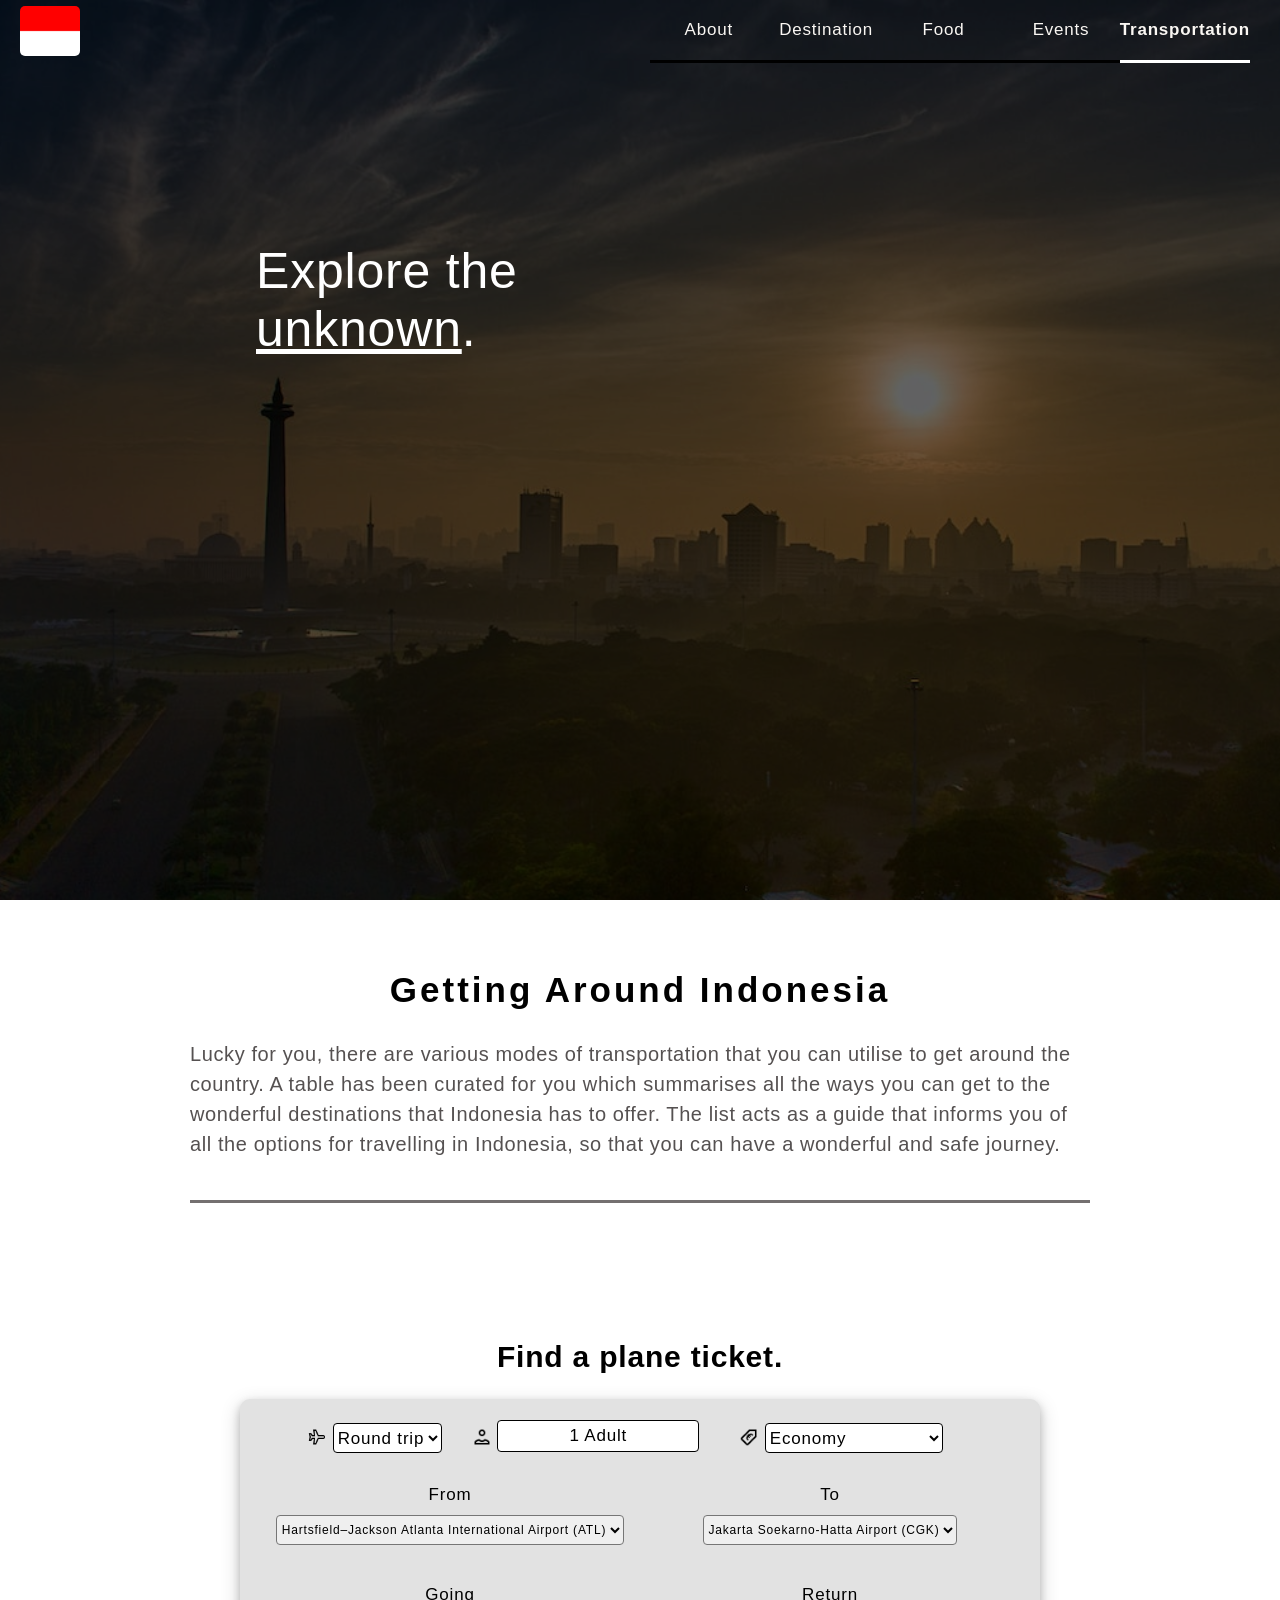
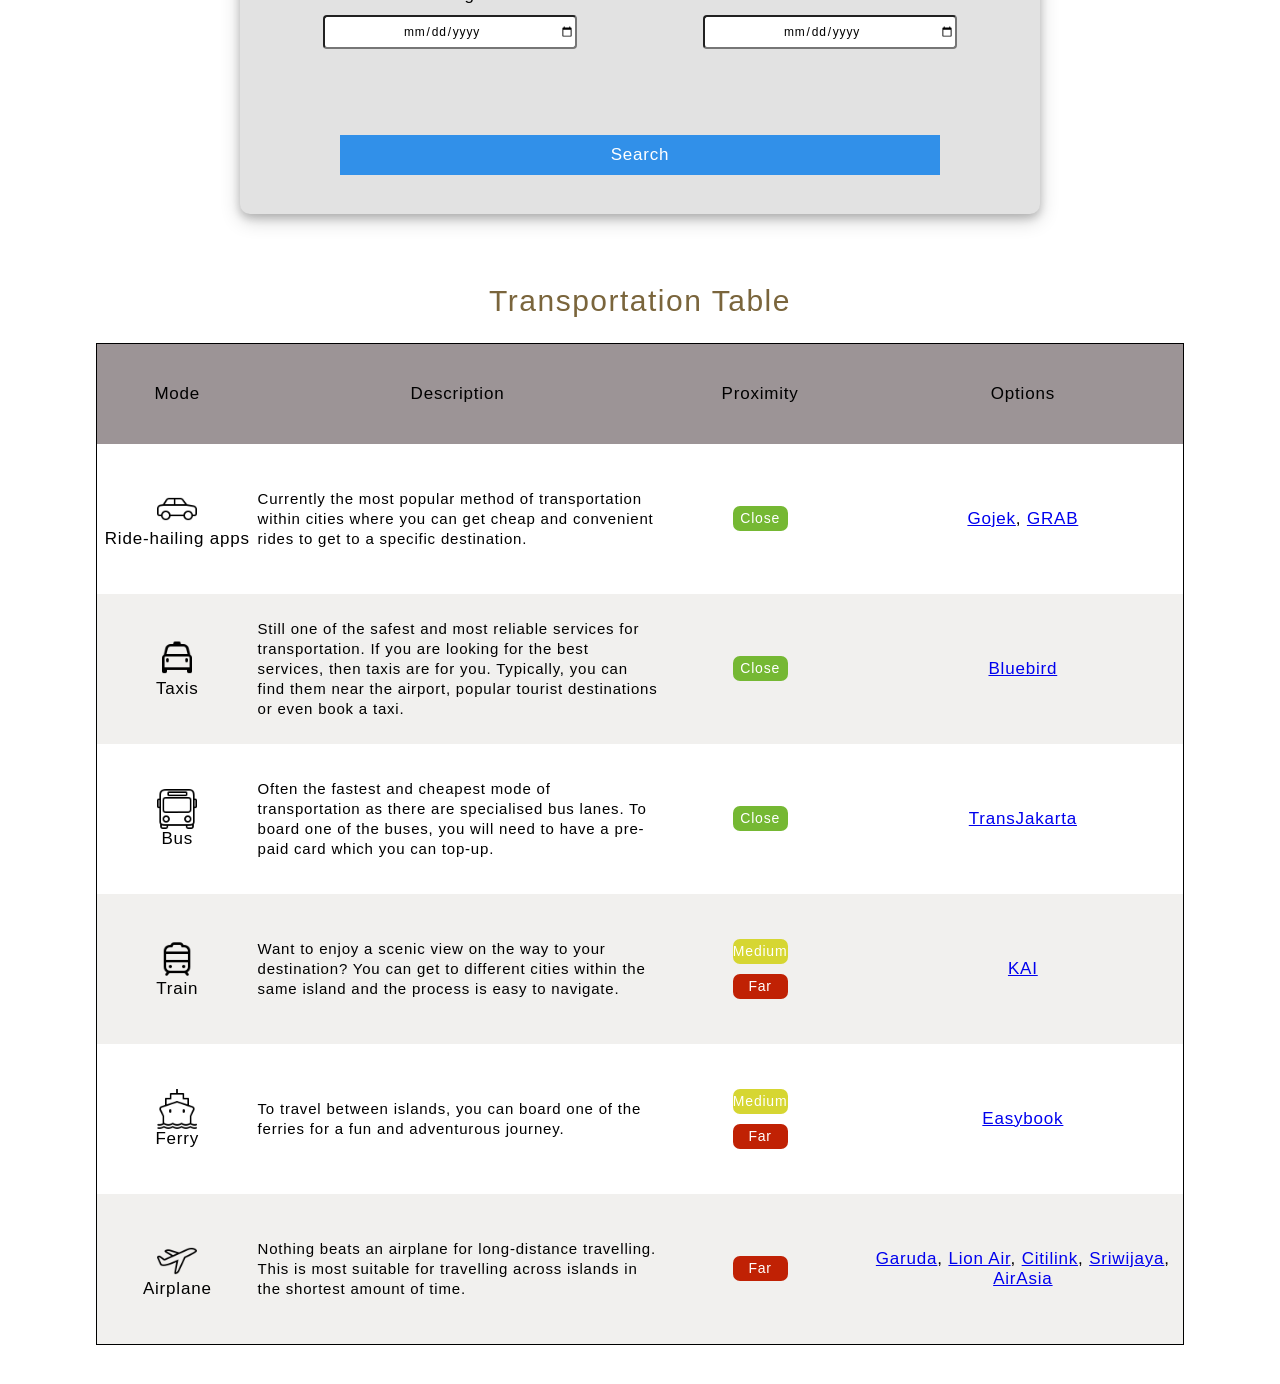
<file: transportation.html>
<!DOCTYPE html>
<html lang="en">
    <head>
        <meta charset="UTF-8">
        <meta http-equiv="X-UA-Compatible" content="IE=edge">
        <meta name="viewport" content="width=device-width, initial-scale=1.0">
        <link rel = "stylesheet" href = "css/transportation.css">
        <link rel = "stylesheet" href = "css/global.css">
        <script src="https://ajax.googleapis.com/ajax/libs/jquery/1.11.3/jquery.min.js"></script>
        <script src="js/global.js"></script>
        <script src="js/transportation.js"></script>
        <title>Transportation</title>
    </head>
<body>
     <!--Header and navigation bar-->
    <header class = "navigation"> 
        <img id = "flag" alt = "Indonesian Flag" src = "images/download.png"> 
        <nav class = "menu-bar"> 
            <a href = "main.html" style="text-decoration:none">About</a>
            <a href = "destination.html" style="text-decoration:none">Destination</a>
            <a href = "food.html" style="text-decoration:none">Food</a>
            <a href = "events.html" style="text-decoration:none">Events</a>
            <a id = "active-bar">Transportation</a>
        </nav>
    </header>
    <div class = "main-title" id = "endless">
        <p>Explore the <u>unknown</u>.</p>
    </div>
    <!--Page main image and text-->
    <div class = "main-image"> 
        <img alt = "Monas Indonesia" id = "big-image" src = "images/pexels-tom-fisk-2450221.jpg">
    </div>


    <main>
        <img id = "plane-icon" alt = "Plane icon" src = "images/icons8-plane-100.png">
        <!--Introduction to transportations in Indonesia-->
        <section id = "getAround">
            <div id = "around-text">
                <h1>Getting Around Indonesia</h1>
                <p>
                    Lucky for you, there are various modes of transportation that you can utilise 
                    to get around the country. A table has been curated for you which summarises all 
                    the ways you can get to the wonderful destinations that Indonesia has to offer. 
                    The list acts as a guide that informs you of all the options for travelling in 
                    Indonesia, so that you can have a wonderful and safe journey.
                </p>
            </div>    
        </section>
        <section id = "plane-tickets"> 
            <div id = "ticket-box">
                <h2>Find a plane ticket.</h2>
                <form  id = "ticket-form">
                    <div id = "select-options">
                        <div>
                            <img class = "small-icon" alt = "Plane icon" src = "images/icons8-plane-32.png">
                            <select class = "select" id = "return-oneway">
                                <option value="Round Trip">Round trip</option>
                                <option value="One-Way">One-way</option>
                            </select>
                        </div>
                        <div>
                            <img class = "small-icon" alt = "Person icon"  src = "images/icons8-person-24.png">
                            <div class = "select" id = "counter">
                                1 Adult
                            </div>
                        </div>
                        <div>
                            <img class = "small-icon" alt = "Plane icon" src = "images/icons8-price-tag-euro-24.png">
                            <select class = "select" id = "ticket-class">
                                <option value="ECONOMY">Economy</option>
                                <option value="PREMIUM_ECONOMY">Premium Economy</option>
                                <option value="BUSINESS">Business</option>
                                <option value="FIRST">First</option>
                            </select>
                        </div>
                    </div>
                    <div id = "select-people">
                        <div class="selection-box" id="adults">
                            <h3>Adults (Age: 12+)</h3>
                            <div class="increment-button" id = "decrement-number-adult">
                                <img class= "incdec-icon" alt = "Minus Icon" src = "images/icons8-minus-24.png">
                            </div>
                            <input class ="input-box" id = "adult-input" type="text" value="1">
                            <div class="increment-button" id = "increment-number-adult">
                                <img class= "incdec-icon" alt = "Plus Icon" src = "images/icons8-plus-24.png">
                            </div>
                        </div>
                        <div class="selection-box" id="children"> 
                            <h3>Children (Age: 2-12)</h3>
                            <div class="increment-button" id = "decrement-number-children">
                                <img class= "incdec-icon" alt = "Minus Icon" src = "images/icons8-minus-24.png">
                            </div>
                            <input class ="input-box" id = "children-input" type="text" value="0">
                            <div class="increment-button" id = "increment-number-children">
                                <img class= "incdec-icon" alt = "Plus Icon" src = "images/icons8-plus-24.png">
                            </div>
                        </div>
                        <div class="selection-box" id="infant"> 
                            <h3>Infants (Age: less than equal to 2)</h3>
                            <div class="increment-button" id = "decrement-number-infant">
                                <img class= "incdec-icon" alt = "Minus Icon" src = "images/icons8-minus-24.png">
                            </div>
                            <input class ="input-box" id = "infant-input" type="text" value="0">
                            <div class="increment-button" id = "increment-number-infant">
                                <img class= "incdec-icon" alt = "Plus Icon" src = "images/icons8-plus-24.png">
                            </div>
                        </div>
                        <p>Disclaimer: the number of infants must not exceed the number adults, number of people must not exceed 9 people</p>
                        <div id = "confirm-button">Confirm</div>
                    </div>
                    <div id = "search-box">
                        <div>
                            From
                            <select class = "select-airport" id = "ori-airport">
                                <option value="ATL">Hartsfield–Jackson Atlanta International Airport (ATL)</option>
                                <option value="PEK">Beijing Capital International Airport (PEK)</option>
                                <option value="LAX">Los Angeles International Airport (LAX)</option>
                                <option value="LHR">Heathrow Airport (LHR)</option>
                                <option value="HKG">Hong Kong International Airport (HKG)</option>
                                <option value="PVG">Shanghai Pudong International Airport (PVG)</option>
                                <option value="CDG">Charles de Gaulle International Airport (CDG)</option>
                                <option value="AMS">Amsterdam Airport Schiphol (AMS)</option>
                                <option value="CAN">Guangzhou Baiyun International Airport (CAN)</option>
                                <option value="FRA">Frankfurt am Main International Airport (FRA)</option>
                                <option value="IST">Istanbul Atatürk Airport (IST)</option>
                                <option value="DEL">Indira Gandhi International Airport (DEL)</option>
                                <option value="SIN">Singapore Changi Airport (SIN)</option>
                                <option value="ICN">Incheon International Airport (ICN)</option>
                                <option value="YYZ">Toronto Pearson International Airport (YYZ)</option>
                                <option value="FCO">Leonardo da Vinci–Fiumicino Airport (FCO)</option>
                                <option value="HND">Haneda Airport (HND)</option>
                                <option value="DOH">Hamad International Airport (DOH)</option>
                                <option value="MEL">Melbourne Airport (MEL)</option>
                                <option value="DME">Moscow Domodedovo Airport (DME)</option>
                                <option value="ZRH">Zürich Airport (ZRH)</option>
                                <option value="DUB">Dublin Airport (DUB)</option>
                                <option value="CAI">Cairo International Airport (CAI)</option>
                                <option value="JNB">O. R. Tambo International Airport (JNB)</option>
                                <option value="SYD">Sydney Airport (SYD)</option>
                                <option value="MEX">Mexico City International Airport (MEX)</option>
                                <option value="GRU">São Paulo–Guarulhos International Airport (GRU)</option>
                                <option value="BOG">El Dorado International Airport (BOG)</option>
                            </select>
                        </div>
                        <div>To
                            <select class = "select-airport" id = "arr-airport">
                                <option value="CGK">Jakarta Soekarno-Hatta Airport (CGK)</option>
                                <option value="DPS">Bali Ngurah Rai Airport (DPS)</option>
                                <option value="SUB">Surabaya Juanda Airport (SUB)</option>
                            </select>
                        </div>
                        
                        <div>
                            Going
                            <input class = "select-date" type="date" id="going">
                        </div>
                        <div id = "return-box">
                            Return
                            <input class = "select-date" type="date" id="return">
                        </div>
                    </div>
                    <div id = "search-button">Search</div>
                </form>
            </div>
            <div id = "show-tickets">
            </div>
            <div id = "loading">
                <img class = "icon" alt = "loading icon" src = "images/icons8-loading-circle.gif">
            </div>
        </section>
        <!--Table of summary - Transportation-->
        <section id = "table-container">
            <h2>Transportation Table</h2> 
            <table id = "transport-table">
                <!--Table HEADER-->
                <thead>
                    <tr id = "table-header">
                        <th>Mode</th>
                        <th id = "description">Description</th>
                        <th id = "proximity">Proximity</th>
                        <th>Options</th>
                    </tr>
                </thead>
                <!--Table BODY-->
                <tbody>
                    <tr class = "row">
                        <td class = "mode"> <img class = "icon" alt = "Motorcycle icon" src = "images/icons8-sedan-50.png"> Ride-hailing apps</td>
                        <td class = "description">
                            Currently the most popular method of transportation within 
                            cities where you can get cheap and convenient rides to get to a specific 
                            destination. 
                        </td>
                        <td style="text-align:center"><div class = "close-tag">Close</div></td>
                        <td class = "options"><a href="https://www.gojek.com/en-id/">Gojek</a>, <a href="https://www.grab.com/id/en/">GRAB</a></td>
                    </tr>

                    <tr  class = "grey-row">
                        <td class = "mode"> <img class = "icon" alt = "Taxi icon" src = "images/icons8-taxi-back-view-48.png">Taxis</td>
                        <td class = "description">
                            Still one of the safest and most reliable services for transportation. If
                             you are looking for the best services, then taxis are for you. Typically, 
                             you can find them near the airport, popular tourist destinations or even
                              book a taxi. 
                        </td>
                        <td style="text-align:center"><div class = "close-tag">Close</div></td>
                        <td class = "options"><a href="https://www.bluebirdgroup.com/">Bluebird</a></td>
                    </tr>

                    <tr class = "row" >
                        <td class = "mode"><img class = "icon" alt = "Bus icon" src = "images/icons8-bus-50.png">Bus</td>
                        <td class = "description">
                            Often the fastest and cheapest mode of transportation as 
                            there are specialised bus lanes. To board one of the buses, you will need to 
                            have a pre-paid card which you can top-up.
                        </td>
                        <td style="text-align:center"><div class = "close-tag">Close</div></td>
                        <td class = "options"><a href="https://transjakarta.co.id/">TransJakarta</a></td>
                    </tr>

                    <tr  class = "grey-row">
                        <td class = "mode"><img class = "icon" alt = "Train icon" src = "images/icons8-city-railway-station-48.png">Train</td>
                        <td class = "description">
                            Want to enjoy a scenic view on the way to your destination? 
                            You can get to different cities within the same island and the process is easy to 
                            navigate. 
                        </td>
                        <td style="text-align:center"><div class = "medium-tag">Medium</div> <div class = "far-tag">Far</div></td>
                        <td class = "options"><a href="https://www.traveloka.com/en-id/kereta-api">KAI</a></td>
                    </tr>

                    <tr class = "row" >
                        <td class = "mode"><img class = "icon" alt = "Ferry icon" src = "images/icons8-water-transportation-50.png">Ferry</td>
                        <td class = "description">
                            To travel between islands, you can board one of the ferries for a fun and 
                            adventurous journey.
                        </td>
                        <td style="text-align:center"><div class = "medium-tag">Medium</div> <div class = "far-tag">Far</div></td>
                        <td class = "options"><a href="https://www.easybook.com/ferry">Easybook</a></td>
                    </tr>

                    <tr class = "grey-row">
                        <td class = "mode">
                            <img class = "icon" alt = "Airplane icon" src = "images/icons8-airplane-take-off-50.png">Airplane
                        </td>
                        <td class = "description">
                            Nothing beats an airplane for long-distance travelling. This is most suitable 
                            for travelling across islands in the shortest amount of time.
                        </td>
                        <td style="text-align:center"> 
                            <div class = "far-tag">Far</div>
                        </td>
                        <td class = "options">
                            <a href="https://www.garuda-indonesia.com/">Garuda</a>, 
                            <a href="https://www.lionair.co.id/">Lion Air</a>, 
                            <a href="https://www.citilink.co.id/en">Citilink</a>, 
                            <a href="https://www.sriwijayaair.co.id/">Sriwijaya</a>, 
                            <a href="https://www.airasia.com/flights/indonesia">AirAsia</a>
                        </td>
                    </tr>
                </tbody>
            </table>
        </section>
    </main>
</body>
</html>
</file>
<file: css/main.css>
#page-title { 
    width: 100%;
    position: relative;
    margin-left: auto;
    margin-right: auto;
    text-align: center;
    font-size: 50px;
    color: rgb(145, 120, 74);
    font-weight: bold;
    letter-spacing: 2px;
}

.main-text {
    width:100%;
    height:600px;
    display: inline-block;
    margin: 0;
    align-items: center ;
    position: absolute;
    top: 0;
}

#plan-journey {
    z-index: 100;
    position: absolute;
    width: 400px;
    top: 30%;
}

#plan-journey p {
    font-size: 50px;
    color: rgb(255, 255, 255);
}

#plan-journey u {
    font-size: 50px;
    color: rgb(255, 255, 255);
    
}

#about-indo {
    position: relative;
    z-index: 2;
    width: 75%;
    max-width: 900px;
    min-width: 300px;
    min-height:400px;
    gap: 40px;
    left: 50%;
    margin-right: -50%;
    transform: translate(-50%, -50%);
    display: flex;
    align-items: center;
    margin-top: 200px;
    opacity: 0;
}

#about-indo h2{
    font-size: 40px;
    text-align: right;
    margin-top: 15px;
    margin-right: 25px;
    grid-row: 1;
    color: #7a653c;
}

#about-indo img{
    height:200px;
    width: 60%;

}

#about-indoSidebar {
    grid-column: 2;
    display: grid; 
    grid-template-rows: repeat(2, 40px);
    gap: 10px;
}

#about-indo p{
    text-align: left;
    grid-row: 3;
    margin-right: 25px;
    color: rgb(91, 92, 92);
    letter-spacing: 0.6px;
    line-height: 140%;
    font-size: 1.5vw;
}

#places{
    position: relative;
    z-index: 2;
    width: 75%;
    max-width: 900px;
    height:500px;
    gap: 40px;
    transform: translate(-50%, -50%);
    display: flex;
    align-items: center;
    left: 50%;
    margin-right: -50%;
    opacity: 0;
    max-height: 400px;

}

#places img{
    max-width: 50%;
    min-height: auto;
    top: 20px;
    position: relative;
    box-shadow: 0 3px 10px rgb(0 0 0 / 0.2);
}

#places h2{
    font-size: 40px;
    grid-row: 1;
    margin-top: 0px;
    color: rgb(117, 96, 57);
    margin-bottom: 10px;
}

#places p { 
    color: rgb(91, 92, 92);
    grid-row: 2;
    letter-spacing: 0.6px;
    line-height: 140%;
    font-size: 1.5vw;
}

#places-sidebar{
    position: relative;
    grid-column: 2;
    display: grid; 
    grid-template-rows: repeat(2, 60px);
    gap: 10px;
    bottom:25px;
}

#visa { 
    width: 100%;
    height:700px;
    position: relative;
    background-color: rgb(248, 248, 247);
}

#text-visa {
    max-width: 900px;
    width: 75%;
    height: 240px;
    margin-left: auto;
    margin-right: auto;
    display: grid;
    grid-template-columns: repeat(2, 1fr);
    grid-template-rows: repeat(2, 1fr);
    line-height: 25px;
}

#text-visa img{
    grid-column: 1;
    grid-row: 2;
    max-width: 200px;
    max-height: 180px;
    min-height: auto;
    width: 60%;
    top: 50px;
    position:absolute;
}

#text-visa h2{
    position: relative;
    top: 10px;
    text-align: center;
    font-size: 35px;
    grid-column: 1;
    grid-row: 1;
    width: 250px;
}

#visa-button {
    width: 400px;
    height: 50px;
    background-color: black;
    grid-column: 2;
    grid-row: 2;
    color: white;
    text-align: center;
    line-height:  50px;
    position: relative; 
    top: 20px;
}

#visa-button:hover{
    background-color: rgb(61, 60, 60);
}

#text-visa p{
    position: relative;
    top: 20px;
    text-align: left;
    grid-column: 2;
    grid-row: 1;
    width: 100%;
    color: rgb(0, 0, 0);
    font-size: 1.5vw;
    line-height: 120%;
}

#people{
    position: relative;
    z-index: 2;
    width: 75%;
    max-width: 900px;
    gap: 40px;
    transform: translate(-50%, -50%);
    display: flex;
    align-items: center;
    left: 50%;
    margin-right: -50%;
    opacity: 0;
    max-height: 400px;

}

#people-sidebar { 
    position: relative;
    grid-column: 2;
    display: grid; 
    grid-template-rows: repeat(3, 70px);
    gap: 10px;   
    bottom: 65px;
}

#people img{

    position: relative;
    margin-bottom: 15px;
    box-shadow: 0 3px 10px rgb(0 0 0 / 0.2);
    max-width: 50%;
    min-height: auto;
}

#people h2{
    font-size: 40px;
    grid-row: 1;
    margin-top: 0px;
    color: rgb(122, 101, 60);
}

#people-first { 
    grid-row: 2;
    letter-spacing: 0.8px;
    grid-row: 2;
    color: rgb(91, 92, 92);
    line-height: 120%;
    position: relative;
    font-size: 1.5vw;
}

#people-second {
    grid-row: 2;
    letter-spacing: 0.8px;
    grid-row: 3;
    color: rgb(91, 92, 92);
    position: relative;
    margin-top: 15%;
    line-height: 140%;
    font-size: 1.5vw;
}

#check-visa { 
    max-width: 900px;
    width: 75%;
    height: 340px;
    margin-left: auto;
    margin-right: auto;
    display: grid;
    grid-template-rows: repeat(5, 1fr);
    line-height: 25px;
}

#check-visa h3{ 
    grid-row: 2;
}

#check-visa h2 { 
    position: relative;
    top: 10px;
    text-align: center;
    font-size: 35px;
    grid-row: 1;
}

#check-button { 
    width: 100%;
    height: 50px;
    background-color: black;
    color: white;
    text-align: center;
    line-height:  50px;
    position: relative; 
    margin-left: auto;
    margin-right: auto;
    grid-row: 4;
}

#country { 
    grid-row: 3;
}

#visa-free { 
    background-color: rgb(101, 194, 64);
}

#visa-required { 
    background-color: rgb(255, 238, 0);
}

.visa-box { 
    display: none;
    grid-row: 5;
    height: 70px;
    line-height: 70px;
    text-align: center;
    font-weight: bolder;
    border: 3px solid;
}

#check-button:hover{
    background-color: rgb(61, 60, 60);
}


@media screen and (min-width: 1200px) {
    #places p { 
        font-size: 20px;
    }

    #people p { 
        font-size: 20px;
    }

    #about-indo p { 
        font-size: 20px;
    }
    
    #text-visa p { 
        font-size: 20px;
    }
  }

@media (max-width: 700px) {
    #plan-journey {
        z-index: 2;
        position: absolute;
        width: 300px;
        margin-left: 10%;
        margin-top: 15%;
    }
    #plan-journey p {
        font-size: 30px;
    }
    #plan-journey u {
        font-size: 30px;
    }

    #about-indo {
        z-index: 2;
        width: 75%;
        max-width: 900px;
        height:400px;
        left: 50%;
        margin-right: -50%;
        display: flex;
        position: relative;
        align-items: center;
        flex-direction: row;
        flex-wrap: wrap;
        gap: 0px;
        align-content: flex-start;
        margin-bottom: 10px;
    }

    #about-indo h2{
        font-size: 40px;
        text-align: center;
        margin-right: 0px;
        position: relative;
    }

    #about-indo img{
        max-width: 300px;
        height: 150px;
        position: relative; 
        margin: 0 auto;
    }

    #about-indo p{
        color: rgb(91, 92, 92);
        letter-spacing: 0.6px;
        font-size: 15px;
        display: block;
        position: relative;
        text-align: justify;
    }

    #visa { 
        width: 100%;
        height: 600px;
        position: relative;
        display: block;
        background-color: rgb(241, 239, 236);
        margin-top: 0;

    }
    
    #text-visa {
        max-width: 900px;
        width: 80%;
        margin-left: auto;
        margin-right: auto;
        display: grid;
        grid-template-columns: repeat(2, 1fr);
        grid-template-rows: repeat(2, 1fr);
    }
    
    #text-visa img{
        grid-column: 1;
        grid-row: 2;
        display: block;
        height: 60%;
        width: 60%;
        margin-left: auto;
        max-width: 100px;
        max-height: 100px;
        margin-right: auto;
    }
    
    #text-visa h2{
        text-align: center;
        font-size:15px;
        grid-column: 1;
        grid-row: 1;
        width:60%;
    }
    
    #visa-button {
        height: 40px;
        background-color: black;
        grid-column: 2;
        grid-row: 2;
        color: white;
        text-align: center;
        line-height:  40px;
        position: relative; 
        font-size: 7px;
        width: 80%;
        top: 0;
    }

    #text-visa p{
        position: relative;
        text-align: justify;
        grid-column: 2;
        grid-row: 1;
        width: 80%;
        font-size: 2vw;
    }

    #places{
        z-index: 2;
        width: 75%;
        max-width: 900px;
        max-height:600px;
        left: 50%;
        margin-right: -50%;
        transform: translate(-50%, -50%);
        align-items: center;
        display: flex;
        flex-direction: column-reverse;
        gap: 70px;
        flex-wrap: wrap;
    }

    #places img{
        top: 30px;
        border-radius: 7px;
        position: relative;
        display: block;
        margin: 0 auto;
    }
    
    #places h2{
        font-size: 40px;
        margin-top: 0px;
    }
    
    #places p { 
        font-size: 15px;
        color: rgb(91, 92, 92);
        letter-spacing: 0.6px;
        position: relative;
        bottom:20px;
        text-align: justify;
        display: flex;
    }
    
    #places-sidebar{
        text-align: center;
        position: relative;
        width: 100%;
        margin: 0 auto;
        display: flex;
        flex-direction: column;
        height: 200px;
    }

    #people{
        position: relative;
        z-index: 2;
        width: 75%;
        max-width: 900px;
        height:600px;
        left: 50%;
        margin-right: -50%;
        transform: translate(-50%, -50%);
        display: flex;
        flex-direction: column;
        align-items: center;
        gap: 70px;
        margin-top: 20px;
        top: 40px;
    }
    
    #people-sidebar { 
        position: relative;
        display: flex;
        flex-direction: column;
    }
    
    #people img{
        height:200px;
        width: 250px;
        border-radius: 7px;
        position: relative;
        display: block;
        margin: 0 auto;
    }
    
    #people h2{
        text-align: center;
        font-size: 40px;
    }
    
    #people-first { 
        font-size: 13px;
        letter-spacing: 0.8px;
        color: rgb(91, 92, 92);
        text-align: justify;
    }
    
    #people-second {
        font-size: 13px;
        grid-row: 2;
        letter-spacing: 0.8px;
        color: rgb(91, 92, 92);
        position: relative;
        margin-top: 10%;
        bottom: 20px;
        text-align: justify;
    }
    
    #check-visa { 

    }
    
    #check-visa h3{ 
        font-size:15px;
    }
    
    #check-visa h2 { 
        font-size: 20px;
    }
    #check-button { 
        height: 30px;
        line-height: 30px;
    }
    
    #country { 
        height: 20px;
    }
    
    #visa-free { 
    }
    
    #visa-required { 
    }
    
    .visa-box { 
        height: 30px;
        line-height: 30px;
    }
    
    #check-button:hover{
    }
}
</file>
<file: css/global.css>
*, html {
    font-family: 'Josefin Sans', Arial, sans-serif;
    font-size: 17px;
    font-weight: 700;
    letter-spacing: 1.5px;
    padding: 0;
    font-weight: lighter;
    letter-spacing: 0.8px;

}

body {
    margin:0;
    padding:0;
    background-color: rgb(255, 255, 255);
    overflow-x:hidden;
}


.main-image { 
    width:100%;
    height:100vh;
    margin: 0;
    align-items: center ;
    position: relative;
    top: 0;
    overflow-y: hidden;
}

.main-title { 
    margin-left: 20px;
}

#big-image { 
    width:100%;
    height: 120%;
    margin: 0;
    padding: 0;
    filter: brightness(40%);
    object-fit:cover;
    position: absolute;
}

#active-bar {     
    color: rgb(250, 247, 243);
    min-height: 30px;
    width: 100%;
    line-height: 60px;
    justify-content: center;
    font-weight: bold;
    border-bottom: 3px solid white;
}

.navigation a:hover {
    color: rgb(250, 247, 243);
    display: inline-flex;
    min-height: 30px;
    line-height: 60px;
    justify-content: center;
    width: 100%;
    border-bottom: 3px solid white;
}

.navigation a {
    display: inline-flex;
    color: rgb(250, 247, 243);
    line-height: 60px;
    justify-content: center;
    width: 100%;
    border-bottom: 3px solid rgb(0, 0, 0);
}

.menu-bar {
    min-height: 60px;
    width: 600px;
    display:flex;
    justify-content: space-between;
    float: right;
    margin-left: 5px;
    margin-right: 30px;
}

.navigation {
    position:fixed;
    top:0;
    min-height: 60px;
    width: 100%;
    display: flex;
    justify-content: space-between;
    z-index: 10;
}

@media (max-width: 700px) {
    *, html {
        font-family: 'Josefin Sans', Arial, sans-serif;;
        font-size: 10px;
    }
    #flag {
        display: none;
    }
    .menu-bar {
        min-height: 60px;
        width: 90%;
    }
    .navigation {
        min-height: 60px;
        width: 100vw;
        justify-content: center;
    }

    .navigation a {
        display: inline-flex;
        color: rgb(250, 247, 243);
        line-height: 60px;
        justify-content: center;
        width: 100%;
        border-bottom: 3px solid black;
    }
    .navigation a:hover {
        color: rgb(250, 247, 243);
        display: inline-flex;
        min-height: 30px;
        line-height: 60px;
        justify-content: center;
        width: 100%;
        border-bottom: 3px solid white;
    }
  }

#flag {
    width: 60px;
    height: 50px;
    top: 10px;
    border-radius: 5px;
    margin-left: 20px;
    margin-top: 6px;
}
</file>
<file: css/destination.css>
main { 
    height: 2000px;
    margin-bottom: 500px;
}

.landmark-grid { 
    position: relative;
    height: 500px;
    width: 90%;
    margin-left: auto;
    margin-right: auto;
    max-width: 1000px;
}

.nextButton { 
    height: 100%;
    width: 80px; 
    background-color: black;
    left: 0;
    position: absolute;
    z-index: 100;
    color: white;
    text-align: center;
    opacity: 50%;
}

.nextButton:hover { 
    background-color: black;
    opacity: 100%;
}

.buttonIcon {
    height: 50px;
    width: 50px;
    color: white;
    position: relative;
    display: block;
    top: 220px;
    margin-left: auto;
    margin-right: auto;
    opacity: 100%;
}

.prevButton { 
    height: 100%;
    width: 80px; 
    background-color: black;
    right: 0;
    position: absolute;
    z-index: 100;
    color: white;
    opacity: 50%;
}

.prevButton:hover { 
    background-color: black;
    opacity: 100%;
}

#chase { 
    z-index: 2;
    position: absolute;
    width: 400px;
    margin-left: 20%;
    margin-top: 20%;
}

#chase p {
    font-size: 50px;
    color: rgb(255, 255, 255);
}

#chase u {
    font-size: 50px;
    color: rgb(255, 255, 255);
}

#destination {
    width: 100%;
    height: 300px;
    position: relative;
}

#des-text {
    margin-top: 70px;
    width: 85%;
    max-width: 900px;
    margin-left: auto;
    margin-right: auto; 
    border-bottom: 3px solid black;
}

#des-text h1{
    font-size: 35px;
    letter-spacing: 3px;
    color: black;
    text-align: center;
    font-weight: bold;
}


.landmark-info {
    background-color: rgb(0, 0, 0);
    position: relative;
    height: 150px;
    width: 90%;
    margin-left: auto;
    margin-right: auto;
    max-width: 1000px;
    display: none;
    border-radius: 0px 0px 10px 10px;
    box-shadow: 0 10px 10px rgb(0 0 0 / 0.2);
    color: white;
    font-size: 30px;
    text-align: justify;
    display: flex;
    line-height: 30px;
}

.landmark-info p{
    width: 80%;
    height: 100%;
    margin-left: auto;
    margin-right: auto;
    position: relative;
    top: 20px;
}

#des-text p {
    font-size: 20px;
    letter-spacing: 0.6px;
    line-height: 30px;
    color: rgb(85, 81, 81);
    font-weight: lighter;
}

#landmarks { 
    height: 500px;
    position: absolute;
    width: 100%;
    z-index: 1;
}

#landmarks h2{ 
    letter-spacing: 0.4px;
    font-size: 30px;
    width: 90%;
    color: rgb(117, 96, 57);
    letter-spacing: 1.5px;
    font-weight: 565;
    margin-left: auto;
    margin-right: auto;
    max-width: 1000px;
}

.landmark-title { 
    width: 90%;
    margin-left: auto;
    margin-right: auto;
    max-width: 1000px;
    font-size: 25px;
    font-weight: 650;
    letter-spacing: 1.5px;
}



.landmark-heading { 
    position: absolute;
    color:white;
    text-align: center;
    top: 10%;
    left: 50%;
    transform: translate(-50%, -50%);
    z-index: 3;
    font-weight: 600;
    font-size: 20px;
}


.smalll-heading { 
    position: absolute;
    color:rgb(252, 249, 249);
    text-align: center;
    top: 60%;
    left: 50%;
    transform: translate(-50%, -50%);
    z-index: 3;
    font-weight: 600;
    font-size: 40px;
}

.landmark-image {
    object-fit: cover;
    height: 100%;
    width: 100%;
    filter: brightness(50%);
}

.landmark-block { 
    height: 100%;
    width: 100%;
    z-index: 10;
    position: absolute;
    display: none;

}

#jakarta-one { 
    display: block;
}

#bali-one { 
    display: block;
}

#jogja-one { 
    display: block;
}


.landmark-image:hover {
    filter: brightness(50%);
    box-shadow: 0 10px 10px rgb(0 0 0 / 0.2);
}

.active { 
    position: absolute;
    display: inline-block;
    height: 600px;
    width: 900px;
}

#uluwatu { 
    grid-row: 1 / 3;
    grid-column: 2;
    position: relative;
}

#borobudur { 
    grid-row: 1 / 3;
    grid-column: 3;
    position: relative;
}

@media (max-width: 600px) {
    #des-text h1{
        font-size: 20px;
    }

    #chase {
        z-index: 2;
        position: absolute;
        width: 300px;
        left: 20%;
        top: 55%;
    }
    #chase p {
        font-size: 20px;
    }
    #chase  u {
        font-size: 20px;
    }
    #des-text p {
        margin-top: 20px;
        font-size: 15px;
    }
    #landmarks h2{ 
        font-size: 25px;
    }
    
    .landmark-title { 
        font-size: 20px;
    }

    .landmark-info { 
        line-height: 25px;
    }
    
    .nextButton { 
        height: 100%;
        width: 50px; 
    }
    
    .prevButton { 
        height: 100%;
        width: 50px; 
    }
}
</file>
<file: css/food.css>
main { 
    width: 100%;
    height: 2000px;
}
#food-culture { 
    width: 100%;
    height: 300px;
    position: relative;
}

#food-text { 
    margin-top: 70px;
    width: 85%;
    max-width: 900px;
    margin-left: auto;
    margin-right: auto; 
}

#food-text h1 {
    font-size: 35px;
    letter-spacing: 3px;
    color: black;
    text-align: center;
    font-weight: bold;
}

#food-text p {
    font-size: 20px;
    letter-spacing: 0.6px;
    line-height: 30px;
    color: rgb(85, 81, 81);
    font-weight: lighter;
}
#food { 
    z-index: 2;
    position: absolute;
    width: 300px;
    margin-left: 10%;
    margin-top: 20%;
}

#food p {
    font-size: 50px;
    color: rgb(255, 255, 255);
}

#food u {
    font-size: 50px;
    color: rgb(255, 255, 255);
}

#page-title { 
    width: 100%;
    top: 600px;
    position: absolute;
    margin-left: auto;
    margin-right: auto;
    text-align: center;
    font-size: 35px;
    color: black;
    font-weight: bold;
    letter-spacing: 3px;
}

#food-collection { 
    height: 600px;  
    position: relative;
    width: 100%;
    place-items: center;
}

#food-collection h2{ 
    letter-spacing: 0.4px;
    font-size: 30px;
    width:100%;
    color: rgb(117, 96, 57);
    letter-spacing: 1.5px;
    font-weight: 565;
    text-align: center;
}

#foodcol-inner { 
    width: 85%;
    height: 450px; 
    position: relative;
    border-bottom: 3px solid rgb(116, 112, 112);
    border-top: 3px solid rgb(116, 112, 112);
    display: flex;
    width: calc(400px * 18);
    overflow: hidden;
    animation: scroll 40s linear infinite;
}

@keyframes scroll { 
    0% {
        transform: translateX(0);
    }
    100% {
        transform: translateX(calc(-400px * 9));
    }
}

.food-image { 
    width: 100%;
    height: 400px;
    object-fit: cover;
    filter: brightness(50%);
}

.image-container { 
    text-align: center;
    width: 100%;
    position: relative;
    align-items: center;
    margin-left: 20px;
    margin-top: 20px;
}

.food-heading { 
    position: absolute;
    color: white;
    top: 80%;
    left: 50%;
    transform: translate(-50%, -50%);
    font-size: 25px;
    font-weight: bold;
}

#restaurant-list { 
    height: 1900px;  
    position: relative;
    width: 100%;
}

#restaurantl-inner { 
    width: 85%;
    height: 600px; 
    margin-left: auto;
    margin-right: auto;
    max-width: 1200px;
    min-width: 900px;
    position: relative;
}

#restaurantl-inner h2{ 
    letter-spacing: 0.4px;
    font-size: 30px;
    width: 85%;
    color: rgb(117, 96, 57);
    letter-spacing: 1.5px;
    font-weight: 565;
    max-width: 1200px;
}


.city{ 
    font-size: 25px;
    font-size: 25px;
    font-weight: 650;
    letter-spacing: 1.5px;
}

.restaurant-container { 
    display: grid;
    height: 400px;
    grid-template-columns: repeat(2, 1fr);
    grid-template-rows: repeat(2, 1fr);
    gap: 20px;
    margin-bottom: 30px;
    width: 100%;
}

.restaurant-card { 
    width: 100%;
    height: 100%;
    background-color: #9C9496;
    border-radius: 20px;
    box-shadow: 0 1px 10px rgb(0 0 0 / 0.2);
    display: flex;
}

.restaurant-card:hover{ 
    box-shadow: 0 10px 10px rgb(0 0 0 / 0.2);
}

.restaurant-image { 
    height: 100%;
    width: 200px;
    object-fit: cover;
    border-radius: 20px;
    display: inline-block;
}

.restaurant-text { 
    display: inline-block;
    text-decoration:none;
}

.restaurant-text h4 { 
    font-size: 17px;
    color: rgb(0, 0, 0);
    margin-left: 10px;
    letter-spacing: 0.8px;
    line-height: 25px;
    font-weight: 700;
}

.restaurant-text p { 
    font-size: 14px;
    color: rgb(0, 0, 0);
    margin-left: 10px;
    letter-spacing: 0.5px;
    line-height: 25px;
    font-weight: 500;
}

.location { 
    display: flex;
    grid-row: 4;
}

.map-icon { 
    width: 30px;
    height: 30px;
    margin-left: 10px;
    margin-top: 10px;
    margin-left: 10px;
}

.restaurant-location { 
    margin-left: 25px;
    color: rgb(121, 121, 121);
}

#bali { 
    position: absolute;
    top: 1400px;
    height: 800px;
}

#yogyakarta { 
    position: absolute;
    top: 700px;
    height: 100px;

}


@media (max-width: 1050px) {
    .food-heading { 
        font-size: 15px;
        top: 70%;
    }
}

@media (max-width: 940px) {

    .restaurant-container { 
        width: 90%;
        display: inline-block  ;
        height:200px;
    }

    #restaurantl-inner h2{ 
        width: 100%;
    }

    .restaurant-card { 
        width: 100%;
        height: 200px;
        position: relative;
        left: auto;
        right:0;
        margin-bottom: 50px;
        
    }
    .restaurant-image { 
        display: inline-block;
        height: 100%;
        width:200px;
    }
    
    .restaurant-text { 
        bottom: 20px;
        width: 100%;
        margin-left: auto;
        margin-right: auto;
        text-align: left;
    }

    .restaurant-text p{ 
       height: 50px;
       font-size: 12px;
       line-height: 15px;
    }

    .city { 
        text-align: left;
        width: 90%;
        margin-left: auto;
        margin-right: auto;
    }
    #restaurantl-inner h2{ 
        text-align: left;
        width: 90%;
        margin-left: auto;
        margin-right: auto;
    }
    #restaurantl-inner { 
        width: 100%;
        height: 1000px; 
        min-width: 300px;
        align-items: center;
    }

    #jakarta { 
        text-align: center;
    }

    #bali {
        text-align: center;
        margin-top: 50px;
        height: 400px;
        position: absolute;
        top: 1100px;
    }

    #yogyakarta { 
        position: absolute;
        text-align: center;
        top: 2300px;
    }

    
    
    
}

@media (max-width: 600px) {

    #food {
        z-index: 2;
        position: absolute;
        width: 300px;
        left: 20%;
        top: 55%;
    }
    #food p {
        font-size: 20px;
    }
    #food  u {
        font-size: 20px;
    }

    #food-text h1 {
        font-size: 30px;
    }
    
    #food-text p {
        font-size: 15px;
    }
    #food-collection { 
        height: 500px;  
    }
    
    #foodcol-inner { 
        height: 500px; 
    }

    .food-heading { 
        font-size: 12px;
        top: 60%;
    }
}

@media (max-width: 500px) {

    #food {
        z-index: 2;
        position: absolute;
        width: 300px;
        left: 20%;
        top: 55%;
    }
    #food p {
        font-size: 20px;
    }
    #food  u {
        font-size: 20px;
    }

    #food-text h1 {
        font-size: 30px;
    }
    
    #food-text p {
        font-size: 15px;
    }
    #food-collection { 
        height: 500px;  
    }
    
    #foodcol-inner { 
        height: 500px; 
    }

    .food-heading { 
        font-size: 12px;
        top: 60%;
    }

    .restaurant-image{ 
        width: 150px;
    }

    .restaurant-text h4 { 
        font-size: 14px;
        margin: 0;
    }

    .restaurant-text p { 
        font-size: 10px;
    }

    .location { 
        position: absolute;
        bottom: 0;
    }
}
</file>
<file: css/transportation.css>
#image { 
    width:100%;
    height: 100%;
    margin: 0;
    padding: 0;
    filter: brightness(70%);
    top: 0;
    object-fit: COVER;
}

::-webkit-scrollbar {
    width: 0;  /* Remove scrollbar space */
    background: transparent;  /* Optional: just make scrollbar invisible */
}


#endless { 
    z-index: 2;
    position: absolute;
    width: 400px;
    margin-left: 20%;
    margin-top: 15%;
}

#endless p {
    font-size: 50px;
    color: rgb(255, 255, 255);
}

#endless u {
    font-size: 50px;
    color: rgb(255, 255, 255);
}

#getAround { 
    width: 100%;
    height: 300px;
    position: relative;
    top: 0px;
}

#plane-tickets {
    width: 100%;
    height: 100%;
    text-align: center;
    position: relative;
}

#plane-tickets h2{
    font-size: 30px;
    font-weight: bold;
}

#plane-table { 
    height: 200px;
    position: relative;
    display: block;
}

#ticket-box { 
    margin-top: 70px;
    width: 85%;
    max-width: 900px;
    margin-left: auto;
    margin-right: auto; 
    height: 100%;

}

#ticket-form { 
    background-color: #e2e2e2;
    height: 400px;
    max-width: 800px;
    top: 200px;
    display: block;
    margin-left: auto;
    margin-right: auto;
    border-radius: 10px 10px 10px 10px;
    box-shadow: 0 4px 8px 0 rgba(0, 0, 0, 0.2), 0 6px 20px 0 rgba(0, 0, 0, 0.19);
    padding-top: 15px;
}

#show-tickets { 
    margin-top: 70px;
    width: 85%;
    max-width: 900px;
    margin-left: auto;
    margin-right: auto;
    position: relative;
}

#select-options { 
    display: flex;
    flex-direction: row;
    flex-wrap: wrap;
    justify-content: center;
}

#loading { 
    margin-top: 70px;
    width: 85%;
    max-width: 900px;
    margin-left: auto;
    margin-right: auto;
    position: relative;
    border-radius: 10px;
    height: 300px;
    display: none;
}

.ticket-bar { 
    height: 200px;
    width: 90%;
    display: grid; 
    grid-template-rows: repeat(2, 50%);
    grid-template-columns: 75% 25%;
    width: 100%;
    border: 1px solid grey;
    border-radius: 15px;
    margin-top: 10px;
}

.price-bar { 
    grid-row: span 2 ;
    grid-column: 2;
    height: 100%;
    width: 100%;
    font-weight: bold;
    font-size: 30px;
    border-left: 1px solid grey;
    text-align:  center;
    line-height: 200px;
}

.departure-flight-bar { 
    height: 100px;
    grid-row: 1;
    grid-column: 1;
}

.time-location { 
    width: 60px;
    display: inline-block;
    text-align: center;
    position: relative;
    margin-left: 10px;
    margin-right: 10px;
    line-height: 5px;
    top: 10px;
}

.circle { 
    height: 8px;
    width: 8px;
    border-radius: 100%;
    background-color: #000000;
    margin-left: auto;
    margin-right: auto;
    position: relative;
    bottom: 23px;
}

.line{ 
    width: 150px;
    height: 2px;
    background-color: black;
    display: inline-block;
    position: relative;
    margin: auto;
    line-height: 0.5px;
    top: 15px;
}

.line-circle { 
    width: 150px;
    height: 2px;
    background-color: black;
    display: inline-block;
    margin: auto;
    text-align: center;
    position: relative;
    top: 40px;
}


.duration { 
    margin: 0;
    position: relative;
    bottom: 25px;
    margin-right: auto;
    margin-left: auto;
}

.stops { 
    position: relative;
    bottom: 35px;
}

.departure-flight-bar {
    grid-row: 1;
    grid-column: 1;
}

.return-flight-bar {
    grid-row: 2;
    grid-column: 1;
}

.airline { 
    float: left;
    position: relative;
    font-size: 15px;
    margin-left: 10px;
    top: 10px;
}

.select { 
    border: solid 1px black;
    background-color: #ffffff;;
    margin-right: 30px;
    border-radius: 4px;
    height: 30px;
}

.small-icon { 
    width: 20px;
    height: 20px;
    position: relative;
    top: 3px;
    margin-top: 10px;
    z-index: 0;
}

#select-people { 
    display: none;
    height: 500px;
    width: 500px;
    background-color: rgb(241, 241, 241);
    box-shadow: 0 0 0 100vmax rgba(0,0,0,.3);
    top: 50%;
    left: 50%;
    transform: translate(-50%, -50%);
    z-index: 100;
    position: fixed;
}

#confirm-button { 
    position: absolute;
    width: 100%;
    bottom: 0;
    height: 60px;
    background-color: #000000;
    color: white;
    line-height: 60px;
}

#confirm-button:hover{ 
    background-color: #9b9b9b;
    color: rgb(0, 0, 0);
}

#counter { 
    display: inline-block;
    width: 200px;
    margin-right: 40px;
    background-color: #ffffff;;
    border-radius: 4px;
    position: relative;
    font-size: 17px;
    bottom: 3px;
    line-height: 30px;
}

#counter:hover { 
    box-shadow: 0 2px 4px 0 rgba(0, 0, 0, 0.2), 0 3px 10px 0 rgba(0, 0, 0, 0.19);
}

.input-box {
    top: 15px;
    border: 0px;
    height: 50px;
    text-align: center;
    display: inline-block;
    position: relative;

}

#select-people p { 
    font-size: 10px;
}

.incdec-icon  {
    height: 15px;
    width: 15px;
    position: relative;
    top: 17px;
}

.increment-button { 
    width: 50px;
    height: 50px;
    background-color: rgb(255, 255, 255);
    display: inline-block;

}

.increment-button:hover{ 
    box-shadow: 0 2px 4px 0 rgba(0, 0, 0, 0.2), 0 3px 10px 0 rgba(0, 0, 0, 0.19);
}

#search-box { 
    height: 200px;
    width: 95%;
    margin-top: 30px;
    display: block;
    margin-left: auto;
    margin-right: auto;
    border-radius: 10px 10px 10px 10px;
    display: grid;
    grid-template-columns: repeat(2, 1fr);
    grid-template-rows: repeat(2, 1fr);
}


.select-airport {
    display: block;
    position: relative;
    margin-left: auto;
    margin-right: auto;
    font-size: 12px;
    text-align: center;
    height: 30px;
    border-radius: 4px;
    top: 10px;
}

.select-date {
    display: block;
    position: relative;
    margin-left: auto;
    margin-right: auto;
    font-size: 12px;
    text-align: center;
    height: 30px;
    border-radius: 4px;
    top: 10px;
    width: 250px;
}

#search-button { 
    width: 75%;
    max-width: 800px;
    margin-top: 50px;
    position: relative;
    background-color: #3190e9;
    color: white;
    z-index: 5;
    height: 40px;
    line-height: 40px;
    margin-left: auto;
    margin-right: auto;
}

#search-button:hover { 
    background-color: #3e99ee;
}

#around-text { 
    margin-top: 70px;
    width: 85%;
    max-width: 900px;
    margin-left: auto;
    margin-right: auto; 
    height: 230px;
    border-bottom: 3px solid rgb(116, 112, 112);
}

#around-text h1 {
    font-size: 35px;
    letter-spacing: 3px;
    color: black;
    text-align: center;
    font-weight: bold;
}

#around-text p {
    font-size: 20px;
    letter-spacing: 0.6px;
    line-height: 30px;
    color: rgb(85, 81, 81);
    font-weight: lighter;
}

#table-container {  
    width: 100%;
    height: 500px;
    position: relative;
    height: 1100px;
    display: block;
}

#table-container h2 {  
    font-size: 30px;
    letter-spacing: 1.5px;
    color: black;   
    text-align: center;
    color: rgb(122, 101, 60);
    font-weight: 500;
}

#transport-table{  
    margin-left: auto;
    margin-right: auto;
    margin-top: 20px;
    width: 85%;
    border: 1px solid black;
    padding: 0;
    border-collapse: collapse;
    position: relative;
}

#transport-table th {  
    height: 100px;
}

#transport-table td {  
    height: 150px;
}


#description { 
    width: 400px;;
}

#proximity { 
    text-align: center;
}

#table-header { 
    background-color: #9C9496;
    color: black;
}

.grey-row{ 
    background-color:rgb(241, 240, 238); ;
}

.grey-row:hover{ 
    background-color: rgb(255, 252, 236);
}

.row:hover { 
    background-color: rgb(255, 252, 236);
}

.description { 
    font-size: 15px;
    line-height: 20px;;
}

.close-tag { 
    background-color: rgb(117, 184, 51);
    width: 55px;
    height: 25px; 
    text-align: center;
    border-radius: 7px;
    font-size: 14px;
    line-height: 25px;
    margin-left: auto;
    margin-right: auto;
    color: white;
}

.medium-tag { 
    background-color: rgb(214, 214, 50);
    margin-bottom: 10px;
    width: 55px;
    height: 25px; 
    text-align: center;
    border-radius: 7px;
    font-size: 14px;
    line-height: 25px;
    margin-left: auto;
    margin-right: auto;
    color: white;
}

.far-tag { 
    background-color: rgb(192, 33, 4);
    width: 55px;
    height: 25px; 
    text-align: center;
    border-radius: 7px;
    font-size: 14px;
    line-height: 25px;
    margin-left: auto;
    margin-right: auto;
    color: white;
}

.options { 
    text-align: center;
    max-width: 120px;
    min-width: 105px;
}

#plane-icon { 
    transform: rotate(90deg);
    top: 20px;
    z-index: 2;
    position: absolute;
    display: none;
    height: 70px;
    width: 70px;
}

.icon { 
    height: 40px;
    width: 40px;
    display: block;
    margin-left: auto;
    margin-right: auto;
}

.mode { 
    text-align: center;
    max-width: 60px;
}

@media (max-width: 890px) {
    #plane-icon { 
        width: 40px;
        height: 40px;
    }
    
    #getAround { 
        max-height: 300px;
        margin-bottom: 100px;
    }
    
    #around-text  h1 {
        font-size: 30px;
    }
    
    #around-text  p {
        font-size: 15px;
    }

    #around-text { 
        height: 500px;
    }
    
    #table-container {  
        width: 100%;
        height: 300px;
        height: 1100px;
    }

    #search-box { 
        display: flex;
        flex-wrap: wrap;
        margin-left: auto;
        margin-right: auto;
        align-items: center;
        justify-content: center;
        gap: 20px;
    }

    #ticket-form { 
        height: 480px;
    }

    #select-options { 
        display: flex;
        flex-direction: column;
        flex-wrap: wrap;
    }
    #counter {
        height: 25px;
    }

    #ori-airport { 
        width: 200px;
    }
}

@media (max-width: 700px) {
    #endless { 
        z-index: 2;
        position: absolute;
        width: 100px;
        margin-left: 20%;
        margin-top: 15%;
    }
    
    #endless p {
        font-size: 20px;
        color: rgb(255, 255, 255);
    }
    
    #endless u {
        font-size: 20px;
        color: rgb(255, 255, 255);
    }
    .line-circle { 
        width: 100px;
    }
    .duration { 
        bottom: 20px;
    }

    .circle {
        bottom: 13px;
    }

    .stops { 
        bottom: 20px;
    }
}

@media (max-width: 660px) {
    #plane-icon { 
        display: none;
    }
    #around-text  h1 {
        font-size: 30px;
    }
    
    #around-text  p {
        font-size: 15px;
    }
    
    #table-container {  
        width: 100%;
        height: 300px;
        height: 1100px;
    }
    
    .description { 
        font-size: 10px;
    }

    .ticket-bar { 
        grid-template-rows: repeat(3, 30%);
        grid-template-columns: 100%;
    }

    .price-bar { 
        grid-row: 3;
        grid-column: 1;
        line-height: 70px;
        font-size: medium;
    }

    .ticket-bar p { 
        font-size: 10px;
    }

    .line-circle { 
        width: 10%;
        top: 40px;
    }

    .departure-flight-bar { 
        grid-row: 1;
        grid-column: 1;
        width: 100%;
    }

    .circle {
        bottom: 13px;
    }
}

@media (max-width: 750px) {
    .airline { 
        font-size: 10px;
    }

    #explore {
        z-index: 2;
        position: absolute;
        width: 50px;
        left: 20%;
        top: 55%;
    }
    #explore p {
        font-size: 20px;
    }
    #explore  u {
        font-size: 20px;
    }

    #select-people { 
        height: 400px;
        width: 400px;
    }
    

}
</file>
